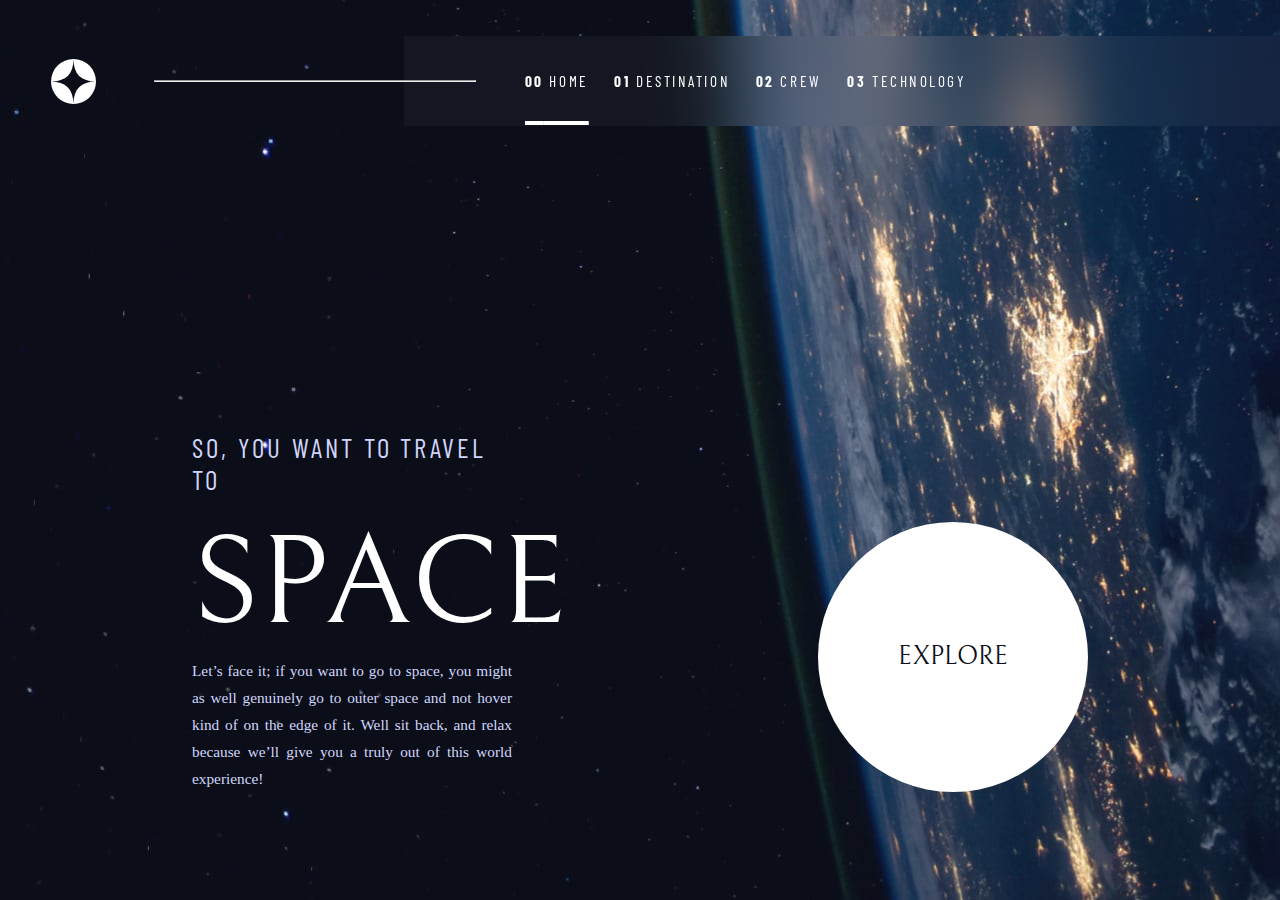
<file: starter-code/index.html>
<!DOCTYPE html>
<html lang="en">
<head>
  <meta charset="UTF-8">
  <meta name="viewport" content="width=device-width, initial-scale=1.0">

  <link rel="icon" type="image/png" sizes="32x32" href="./assets/favicon-32x32.png">
  <link rel="stylesheet" href="css/home.css">
  <link rel="stylesheet" href="css/navbar.css">
  <link rel="preconnect" href="https://fonts.googleapis.com">
  <link rel="preconnect" href="https://fonts.gstatic.com" crossorigin>
  <link href="https://fonts.googleapis.com/css2?family=Barlow+Condensed:ital,wght@0,100;0,200;0,300;0,400;0,500;0,600;0,700;0,800;0,900;1,100;1,200;1,300;1,400;1,500;1,600;1,700;1,800;1,900&family=Nunito:wght@200;300;400;500;600;700&display=swap" rel="stylesheet">
  <link rel="preconnect" href="https://fonts.googleapis.com">
  <link rel="preconnect" href="https://fonts.gstatic.com" crossorigin>
  <link href="https://fonts.googleapis.com/css2?family=Barlow+Condensed:ital,wght@0,100;0,200;0,300;0,400;0,500;0,600;0,700;0,800;0,900;1,100;1,200;1,300;1,400;1,500;1,600;1,700;1,800;1,900&family=Bellefair&family=Nunito:wght@200;300;400;500;600;700&display=swap" rel="stylesheet">
  <title>Space tourism website</title>
</head>

<body>
  <nav class="navbar">
    <img src="assets/shared/logo.svg"/>
    <hr>
    <ul class="nav-menu">
    <li class="nav-item active"><a class="nav-link" href="index.html"><b>00</b> HOME</a></li>
    <li class="nav-item"><a class="nav-link" href="destination-moon.html"><b>01</b> DESTINATION</a></li>
    <li class="nav-item"><a class="nav-link" href="crew-commander.html"><b>02</b> CREW</a></li>
    <li class="nav-item"><a class="nav-link" href="technology-vehicle.html"><b>03</b> TECHNOLOGY</a></li>
    </ul>
    <div class="hamburger">
    <span class="bar"></span>
    <span class="bar"></span>
    <span class="bar"></span>
    </div>
</nav>
  <div class="container">
    <div class="content">
      <h6>SO, YOU WANT TO TRAVEL TO</h6>
      <h1>SPACE</h1>
      <p>Let’s face it; if you want to go to space, you might as well genuinely go to 
      outer space and not hover kind of on the edge of it. Well sit back, and relax 
      because we’ll give you a truly out of this world experience!</p>
    </div>
    <div class="explore">
      <button id="explore" onclick='window.location.href="destination-moon.html"' class="pulse">EXPLORE</button>
    </div>
  </div>
  <script src="script.js"></script>
</body>
</html>
</file>
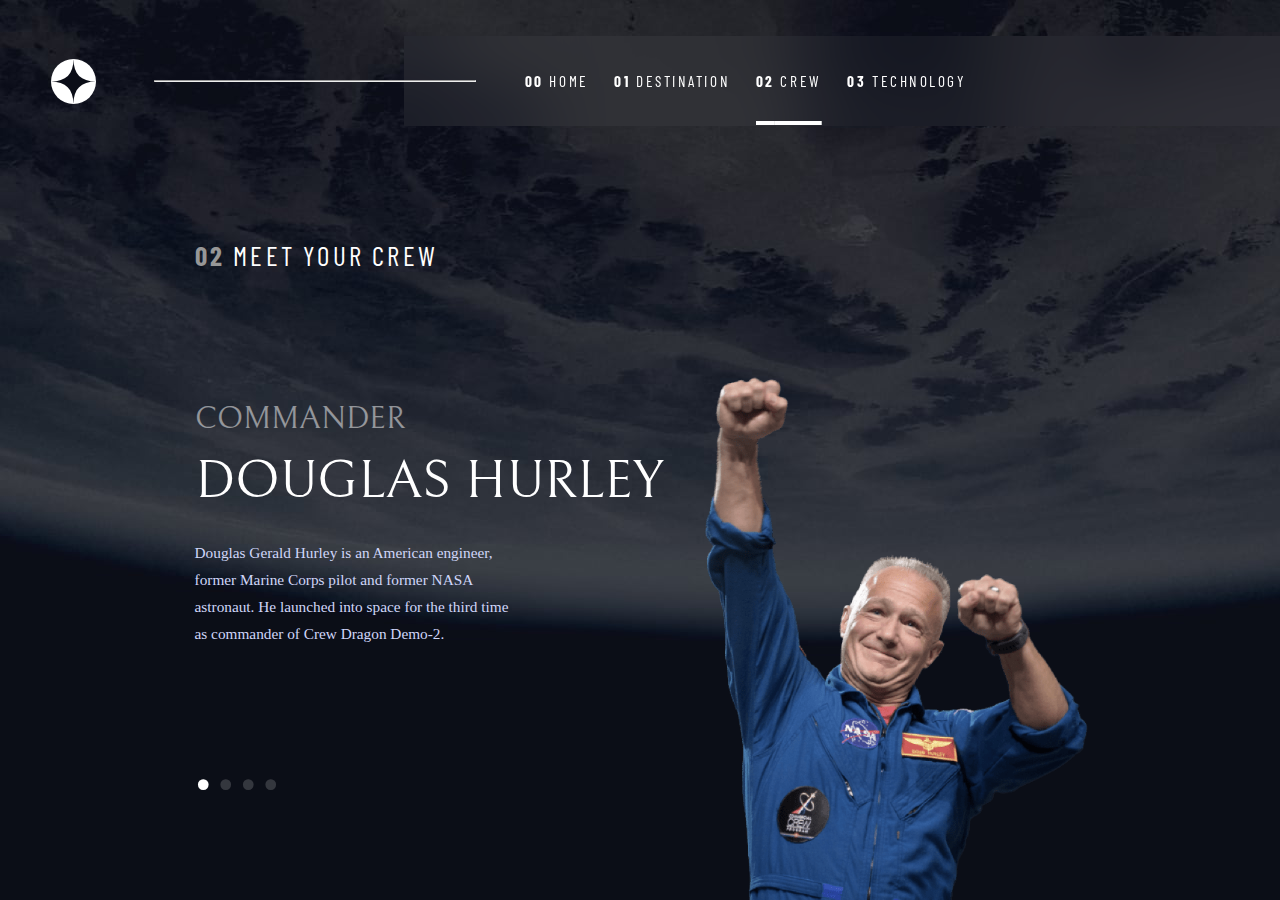
<file: starter-code/crew-commander.html>
<!DOCTYPE html>
<html lang="en">
  <head>
    <meta charset="UTF-8" />
    <meta name="viewport" content="width=device-width, initial-scale=1.0" />
    <link
      rel="icon"
      type="image/png"
      sizes="32x32"
      href="./assets/favicon-32x32.png"
    />
    <link rel="stylesheet" href="css/navbar.css" />
    <link rel="stylesheet" href="css/crew.css" />
    <link rel="preconnect" href="https://fonts.googleapis.com" />
    <link rel="preconnect" href="https://fonts.gstatic.com" crossorigin />
    <link
      href="https://fonts.googleapis.com/css2?family=Barlow+Condensed:ital,wght@0,100;0,200;0,300;0,400;0,500;0,600;0,700;0,800;0,900;1,100;1,200;1,300;1,400;1,500;1,600;1,700;1,800;1,900&family=Nunito:wght@200;300;400;500;600;700&display=swap"
      rel="stylesheet"
    />
    <link rel="preconnect" href="https://fonts.googleapis.com" />
    <link rel="preconnect" href="https://fonts.gstatic.com" crossorigin />
    <link
      href="https://fonts.googleapis.com/css2?family=Barlow+Condensed:ital,wght@0,100;0,200;0,300;0,400;0,500;0,600;0,700;0,800;0,900;1,100;1,200;1,300;1,400;1,500;1,600;1,700;1,800;1,900&family=Bellefair&family=Nunito:wght@200;300;400;500;600;700&display=swap"
      rel="stylesheet"
    />
    <title>Space tourism website</title>
  </head>
  <body>
    <nav class="navbar">
      <img src="assets/shared/logo.svg" />
      <hr />
      <ul class="nav-menu">
        <li class="nav-item">
          <a class="nav-link" href="index.html"><b>00</b> HOME</a>
        </li>
        <li class="nav-item">
          <a class="nav-link" href="destination-moon.html"
            ><b>01</b> DESTINATION</a
          >
        </li>
        <li class="nav-item active">
          <a class="nav-link" href="crew-commander.html"><b>02</b> CREW</a>
        </li>
        <li class="nav-item">
          <a class="nav-link" href="technology-vehicle.html"
            ><b>03</b> TECHNOLOGY</a
          >
        </li>
      </ul>
      <div class="hamburger">
        <span class="bar"></span>
        <span class="bar"></span>
        <span class="bar"></span>
      </div>
    </nav>
    <div class="crew">
      <p><b>02</b> Meet your crew</p>
    </div>
    <div class="container">
      <div class="sub-content">
        <div class="text">
          <p id="title">Commander</p>
          <p id="name">Douglas Hurley</p>
          <p id="description">
            Douglas Gerald Hurley is an American engineer, former Marine Corps
            pilot and former NASA astronaut. He launched into space for the third
            time as commander of Crew Dragon Demo-2.
          </p>
        </div>
      </div>
        <div class="crewNav">
          <ul>
            <li class="active"><a href="crew-commander.html">.</a></li>
            <li><a href="crew-engineer.html">.</a></li>
            <li><a href="crew-pilot.html">.</a></li>
            <li><a href="crew-specialist.html">.</a></li>
          </ul>
        </div>
      
      <div class="img">
        <img id="crewImg" src="assets/crew/image-douglas-hurley.png" alt="" />
        <hr>
      </div>
      
    </div>

    <script src="script.js"></script>
  </body>
</html>
</file>
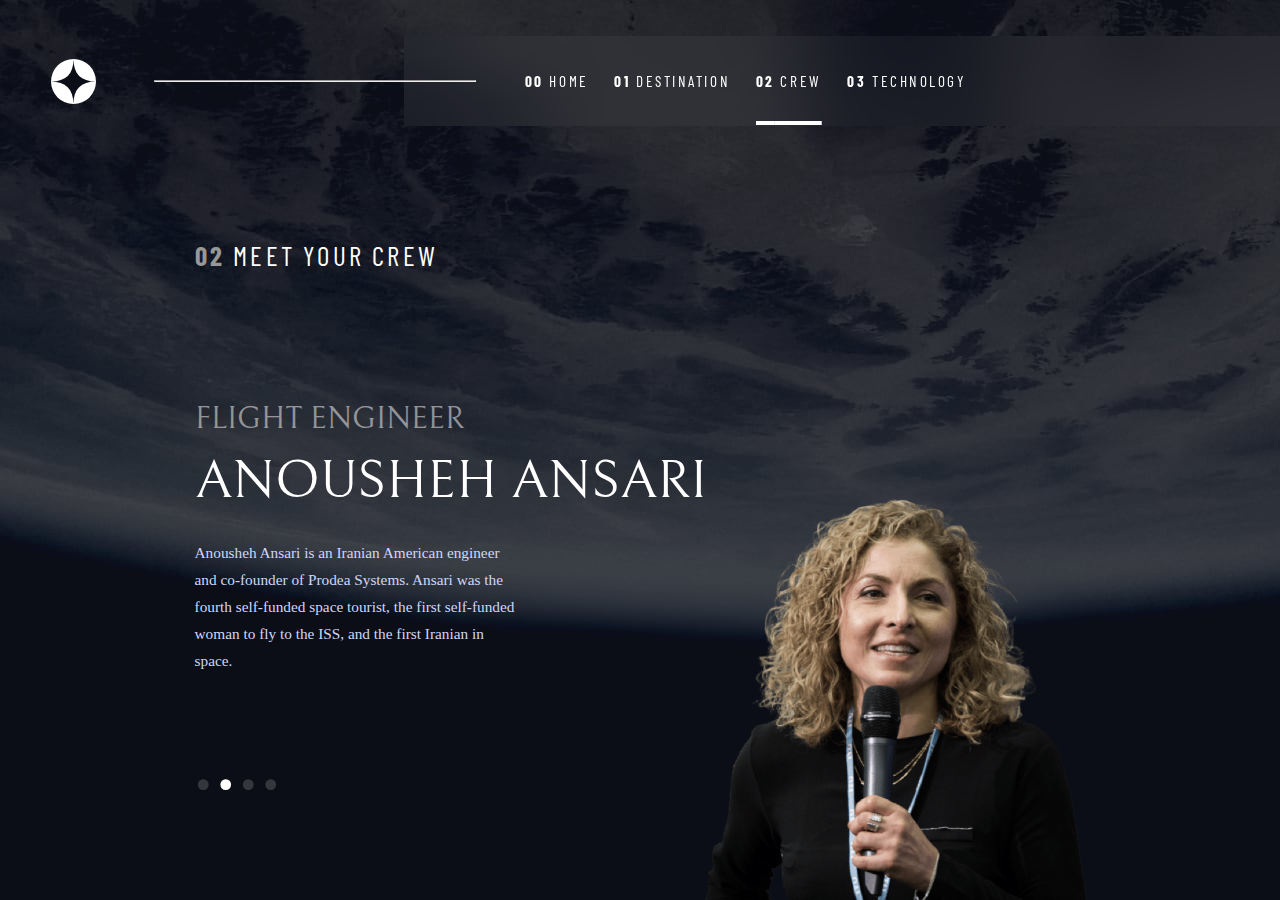
<file: starter-code/crew-engineer.html>
<!DOCTYPE html>
<html lang="en">
  <head>
    <meta charset="UTF-8" />
    <meta name="viewport" content="width=device-width, initial-scale=1.0" />
    <link
      rel="icon"
      type="image/png"
      sizes="32x32"
      href="./assets/favicon-32x32.png"
    />
    <link rel="stylesheet" href="css/navbar.css" />
    <link rel="stylesheet" href="css/crew.css" />
    <link rel="preconnect" href="https://fonts.googleapis.com" />
    <link rel="preconnect" href="https://fonts.gstatic.com" crossorigin />
    <link
      href="https://fonts.googleapis.com/css2?family=Barlow+Condensed:ital,wght@0,100;0,200;0,300;0,400;0,500;0,600;0,700;0,800;0,900;1,100;1,200;1,300;1,400;1,500;1,600;1,700;1,800;1,900&family=Nunito:wght@200;300;400;500;600;700&display=swap"
      rel="stylesheet"
    />
    <link rel="preconnect" href="https://fonts.googleapis.com" />
    <link rel="preconnect" href="https://fonts.gstatic.com" crossorigin />
    <link
      href="https://fonts.googleapis.com/css2?family=Barlow+Condensed:ital,wght@0,100;0,200;0,300;0,400;0,500;0,600;0,700;0,800;0,900;1,100;1,200;1,300;1,400;1,500;1,600;1,700;1,800;1,900&family=Bellefair&family=Nunito:wght@200;300;400;500;600;700&display=swap"
      rel="stylesheet"
    />
    <title>Space tourism website</title>
  </head>
  <body>
    <nav class="navbar">
      <img src="assets/shared/logo.svg" />
      <hr />
      <ul class="nav-menu">
        <li class="nav-item">
          <a class="nav-link" href="index.html"><b>00</b> HOME</a>
        </li>
        <li class="nav-item">
          <a class="nav-link" href="destination-moon.html"
            ><b>01</b> DESTINATION</a
          >
        </li>
        <li class="nav-item active">
          <a class="nav-link" href="crew-commander.html"><b>02</b> CREW</a>
        </li>
        <li class="nav-item">
          <a class="nav-link" href="technology-vehicle.html"
            ><b>03</b> TECHNOLOGY</a
          >
        </li>
      </ul>
      <div class="hamburger">
        <span class="bar"></span>
        <span class="bar"></span>
        <span class="bar"></span>
      </div>
    </nav>
    <div class="crew">
      <p><b>02</b> Meet your crew</p>
    </div>
    <div class="container">
      <div class="sub-content">
        <div class="text">
          <p id="title">Flight Engineer</p>
          <p id="name">Anousheh Ansari</p>
          <p id="description">
            Anousheh Ansari is an Iranian American engineer and co-founder of
            Prodea Systems. Ansari was the fourth self-funded space tourist, the
            first self-funded woman to fly to the ISS, and the first Iranian in
            space.
          </p>
        </div>
      </div>
      <div class="crewNav">
        <ul>
          <li><a href="crew-commander.html">.</a></li>
          <li class="active"><a href="crew-engineer.html">.</a></li>
          <li><a href="crew-pilot.html">.</a></li>
          <li><a href="crew-specialist.html">.</a></li>
        </ul>
      </div>
      <div class="img">
        <img id="crewImg" src="assets/crew/image-anousheh-ansari.png" alt="" />
        <hr>
      </div>
      
    </div>

    <script src="script.js"></script>
  </body>
</html>
</file>
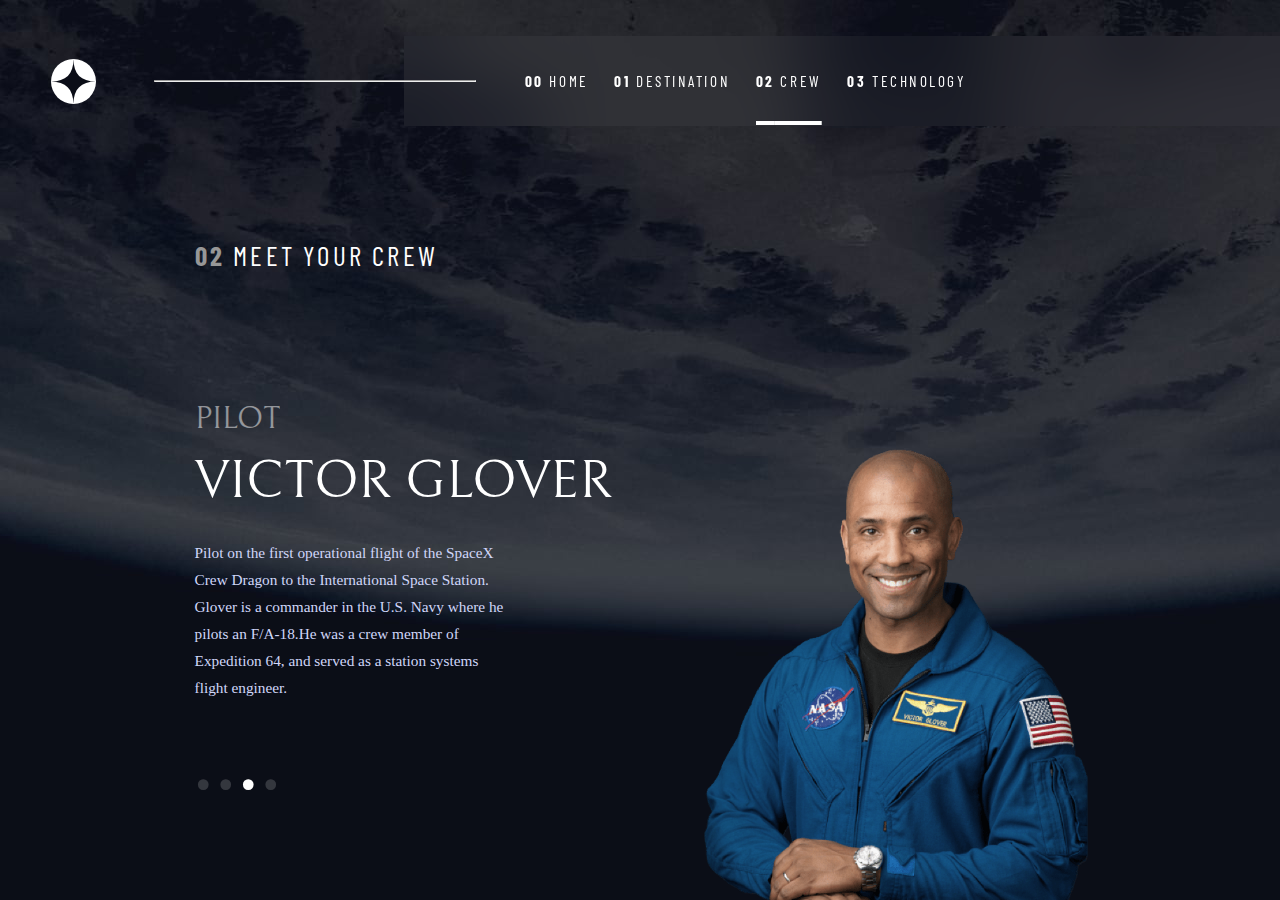
<file: starter-code/crew-pilot.html>
<!DOCTYPE html>
<html lang="en">
  <head>
    <meta charset="UTF-8" />
    <meta name="viewport" content="width=device-width, initial-scale=1.0" />
    <link
      rel="icon"
      type="image/png"
      sizes="32x32"
      href="./assets/favicon-32x32.png"
    />
    <link rel="stylesheet" href="css/navbar.css" />
    <link rel="stylesheet" href="css/crew.css" />
    <link rel="preconnect" href="https://fonts.googleapis.com" />
    <link rel="preconnect" href="https://fonts.gstatic.com" crossorigin />
    <link
      href="https://fonts.googleapis.com/css2?family=Barlow+Condensed:ital,wght@0,100;0,200;0,300;0,400;0,500;0,600;0,700;0,800;0,900;1,100;1,200;1,300;1,400;1,500;1,600;1,700;1,800;1,900&family=Nunito:wght@200;300;400;500;600;700&display=swap"
      rel="stylesheet"
    />
    <link rel="preconnect" href="https://fonts.googleapis.com" />
    <link rel="preconnect" href="https://fonts.gstatic.com" crossorigin />
    <link
      href="https://fonts.googleapis.com/css2?family=Barlow+Condensed:ital,wght@0,100;0,200;0,300;0,400;0,500;0,600;0,700;0,800;0,900;1,100;1,200;1,300;1,400;1,500;1,600;1,700;1,800;1,900&family=Bellefair&family=Nunito:wght@200;300;400;500;600;700&display=swap"
      rel="stylesheet"
    />
    <title>Space tourism website</title>
  </head>
  <body>
    <nav class="navbar">
      <img src="assets/shared/logo.svg" />
      <hr />
      <ul class="nav-menu">
        <li class="nav-item">
          <a class="nav-link" href="index.html"><b>00</b> HOME</a>
        </li>
        <li class="nav-item">
          <a class="nav-link" href="destination-moon.html"
            ><b>01</b> DESTINATION</a
          >
        </li>
        <li class="nav-item active">
          <a class="nav-link" href="crew-commander.html"><b>02</b> CREW</a>
        </li>
        <li class="nav-item">
          <a class="nav-link" href="technology-vehicle.html"
            ><b>03</b> TECHNOLOGY</a
          >
        </li>
      </ul>
      <div class="hamburger">
        <span class="bar"></span>
        <span class="bar"></span>
        <span class="bar"></span>
      </div>
    </nav>
    <div class="crew">
      <p><b>02</b> Meet your crew</p>
    </div>
    <div class="container">
      <div class="sub-content">
        <div class="text">
          <p id="title">Pilot</p>
          <p id="name">Victor Glover</p>
          <p id="description">
            Pilot on the first operational flight of the SpaceX Crew Dragon to
            the International Space Station. Glover is a commander in the U.S.
            Navy where he pilots an F/A-18.He was a crew member of Expedition
            64, and served as a station systems flight engineer.
          </p>
        </div>
      </div>

      <div class="crewNav">
        <ul>
          <li><a href="crew-commander.html">.</a></li>
          <li><a href="crew-engineer.html">.</a></li>
          <li class="active"><a href="crew-pilot.html">.</a></li>
          <li><a href="crew-specialist.html">.</a></li>
        </ul>
      </div>
      <div class="img">
        <img id="crewImg" src="assets/crew/image-victor-glover.png" alt="" />
        <hr />
      </div>
    </div>

    <script src="script.js"></script>
  </body>
</html>
</file>
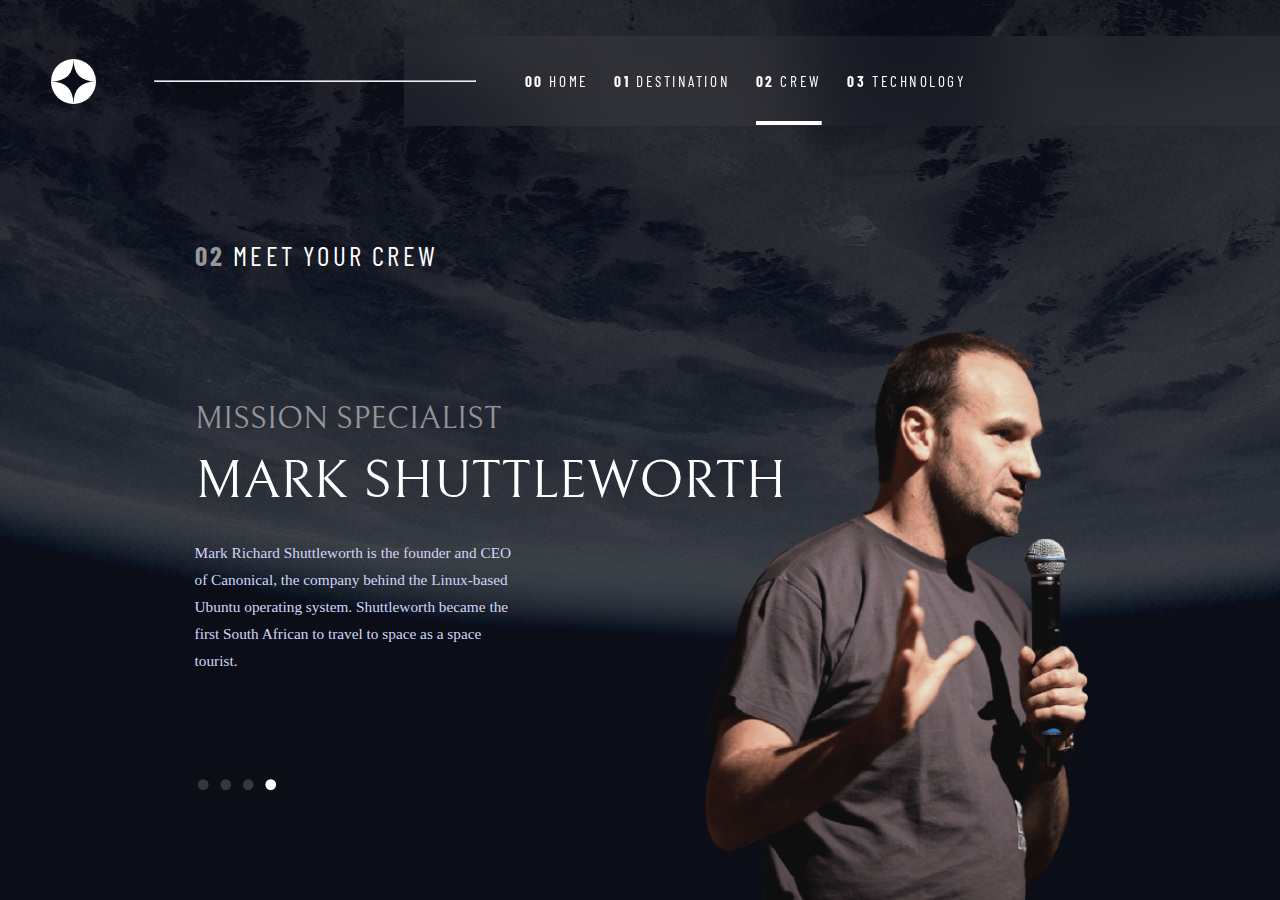
<file: starter-code/crew-specialist.html>
<!DOCTYPE html>
<html lang="en">
  <head>
    <meta charset="UTF-8" />
    <meta name="viewport" content="width=device-width, initial-scale=1.0" />
    <link
      rel="icon"
      type="image/png"
      sizes="32x32"
      href="./assets/favicon-32x32.png"
    />
    <link rel="stylesheet" href="css/navbar.css" />
    <link rel="stylesheet" href="css/crew.css" />
    <link rel="preconnect" href="https://fonts.googleapis.com" />
    <link rel="preconnect" href="https://fonts.gstatic.com" crossorigin />
    <link
      href="https://fonts.googleapis.com/css2?family=Barlow+Condensed:ital,wght@0,100;0,200;0,300;0,400;0,500;0,600;0,700;0,800;0,900;1,100;1,200;1,300;1,400;1,500;1,600;1,700;1,800;1,900&family=Nunito:wght@200;300;400;500;600;700&display=swap"
      rel="stylesheet"
    />
    <link rel="preconnect" href="https://fonts.googleapis.com" />
    <link rel="preconnect" href="https://fonts.gstatic.com" crossorigin />
    <link
      href="https://fonts.googleapis.com/css2?family=Barlow+Condensed:ital,wght@0,100;0,200;0,300;0,400;0,500;0,600;0,700;0,800;0,900;1,100;1,200;1,300;1,400;1,500;1,600;1,700;1,800;1,900&family=Bellefair&family=Nunito:wght@200;300;400;500;600;700&display=swap"
      rel="stylesheet"
    />
    <title>Space tourism website</title>
  </head>
  <body>
    <nav class="navbar">
      <img src="assets/shared/logo.svg" />
      <hr />
      <ul class="nav-menu">
        <li class="nav-item">
          <a class="nav-link" href="index.html"><b>00</b> HOME</a>
        </li>
        <li class="nav-item">
          <a class="nav-link" href="destination-moon.html"
            ><b>01</b> DESTINATION</a
          >
        </li>
        <li class="nav-item active">
          <a class="nav-link" href="crew-commander.html"><b>02</b> CREW</a>
        </li>
        <li class="nav-item">
          <a class="nav-link" href="technology-vehicle.html"
            ><b>03</b> TECHNOLOGY</a
          >
        </li>
      </ul>
      <div class="hamburger">
        <span class="bar"></span>
        <span class="bar"></span>
        <span class="bar"></span>
      </div>
    </nav>
    <div class="crew">
      <p><b>02</b> Meet your crew</p>
    </div>
    <div class="container">
      <div class="sub-content">
        <div class="text">
          <p id="title">Mission Specialist</p>
          <p id="name">Mark Shuttleworth</p>
          <p id="description">
            Mark Richard Shuttleworth is the founder and CEO of Canonical, the
            company behind the Linux-based Ubuntu operating system. Shuttleworth
            became the first South African to travel to space as a space
            tourist.
          </p>
        </div>
      </div>

      <div class="crewNav">
        <ul>
          <li><a href="crew-commander.html">.</a></li>
          <li><a href="crew-engineer.html">.</a></li>
          <li><a href="crew-pilot.html">.</a></li>
          <li class="active"><a href="crew-specialist.html">.</a></li>
        </ul>
      </div>
      <div class="img">
        <img
          id="crewImg"
          src="assets/crew/image-mark-shuttleworth.png"
          alt=""
        />
        <hr />
      </div>
    </div>

    <script src="script.js"></script>
  </body>
</html>
</file>
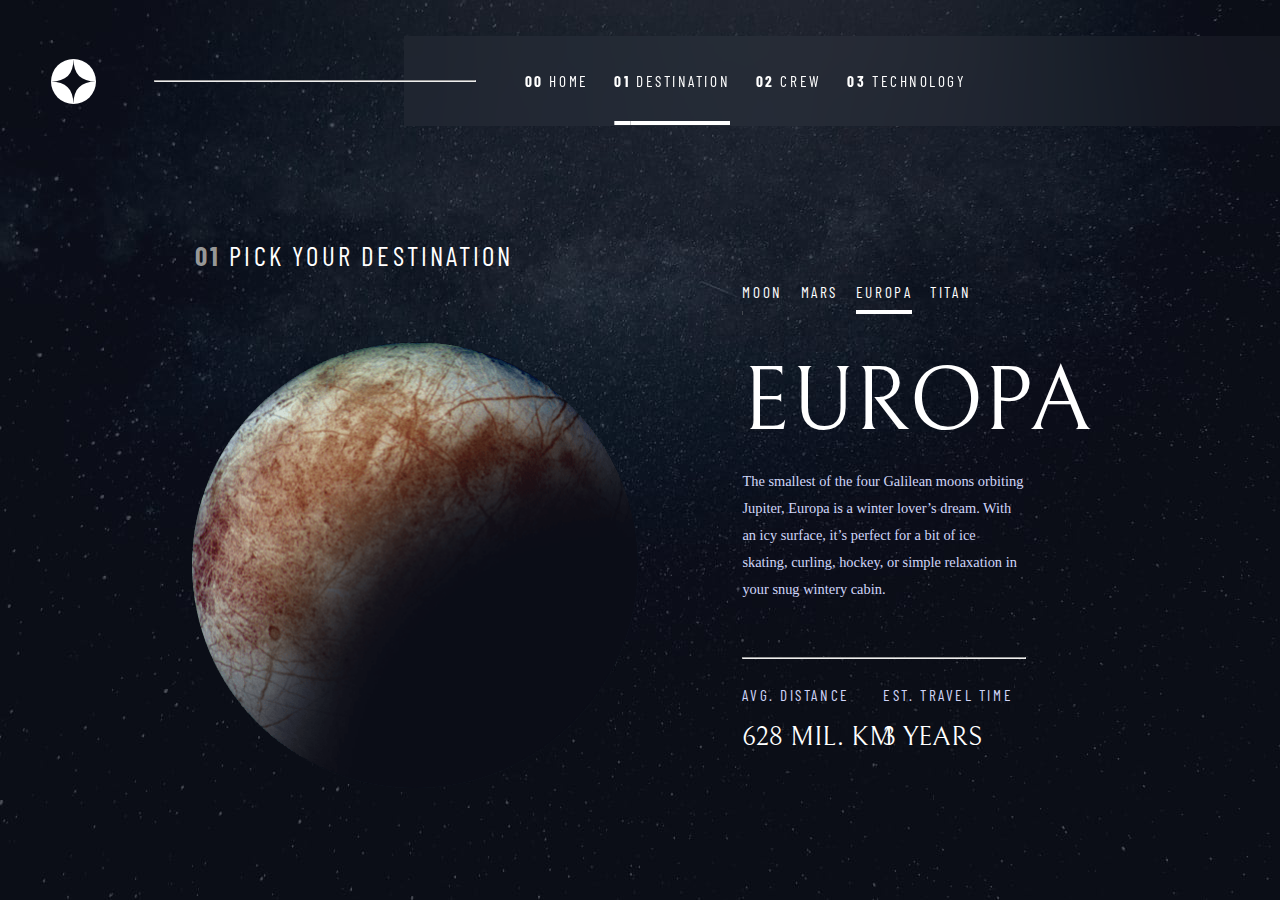
<file: starter-code/destination-europa.html>
<!DOCTYPE html>
<html lang="en">
<head>
  <meta charset="UTF-8">
  <meta name="viewport" content="width=device-width, initial-scale=1.0">
  <link rel="icon" type="image/png" sizes="32x32" href="./assets/favicon-32x32.png">
  <link rel="stylesheet" href="css/destination.css">
  <link rel="stylesheet" href="css/navbar.css">
  <link rel="preconnect" href="https://fonts.googleapis.com">
  <link rel="preconnect" href="https://fonts.gstatic.com" crossorigin>
  <link href="https://fonts.googleapis.com/css2?family=Barlow+Condensed:ital,wght@0,100;0,200;0,300;0,400;0,500;0,600;0,700;0,800;0,900;1,100;1,200;1,300;1,400;1,500;1,600;1,700;1,800;1,900&family=Nunito:wght@200;300;400;500;600;700&display=swap" rel="stylesheet">
  <link rel="preconnect" href="https://fonts.googleapis.com">
  <link rel="preconnect" href="https://fonts.gstatic.com" crossorigin>
  <link href="https://fonts.googleapis.com/css2?family=Barlow+Condensed:ital,wght@0,100;0,200;0,300;0,400;0,500;0,600;0,700;0,800;0,900;1,100;1,200;1,300;1,400;1,500;1,600;1,700;1,800;1,900&family=Bellefair&family=Nunito:wght@200;300;400;500;600;700&display=swap" rel="stylesheet">
  <title>Space tourism website</title>
</head>
<body>
  <nav class="navbar">
    <img src="assets/shared/logo.svg"/>
    <hr>
    <ul class="nav-menu">
    <li class="nav-item"><a class="nav-link" href="index.html"><b>00</b> HOME</a></li>
    <li class="nav-item active"><a class="nav-link" href="destination-moon.html"><b>01</b> DESTINATION</a></li>
    <li class="nav-item"><a class="nav-link" href="crew-commander.html"><b>02</b> CREW</a></li>
    <li class="nav-item"><a class="nav-link" href="technology-vehicle.html"><b>03</b> TECHNOLOGY</a></li>
    </ul>
    <div class="hamburger">
    <span class="bar"></span>
    <span class="bar"></span>
    <span class="bar"></span>
    </div>
</nav>
  
    <div class="destination">
      <p><b>01</b> Pick your destination</p>
    </div>

    <div class="container">
      <img id="planetImg" src="assets/destination/image-europa.png" alt="">
  
  
      <div class="content">
        <div id="destinationNav" class="items">
          <ul>
            <li><a href="destination-moon.html">MOON</a></li>
            <li><a href="destination-mars.html">MARS</a></li>
            <li class="active"><a href="destination-europa.html">EUROPA</a></li>
            <li><a href="destination-titan.html">TITAN</a></li>
          </ul>
        </div>
      
        <p id="planet">EUROPA</p>
      
        <p id="description">The smallest of the four Galilean moons orbiting Jupiter, Europa is a 
          winter lover’s dream. With an icy surface, it’s perfect for a bit of 
          ice skating, curling, hockey, or simple relaxation in your snug 
          wintery cabin.</p>
    
        <hr id="destinationHR">
        
        <div id="numbers">
          <div id="distance">
            <p id="label">Avg. distance</p>
            <p id="metric">628 mil. km</p>
          </div>
          <div id="time">
            <p id="label">Est. travel time</p>
            <p id="metric">3 years</p>
          </div>
        </div>
      </div>
    </div>
    
  <script src="script.js"></script>
</body>
</html>
</file>
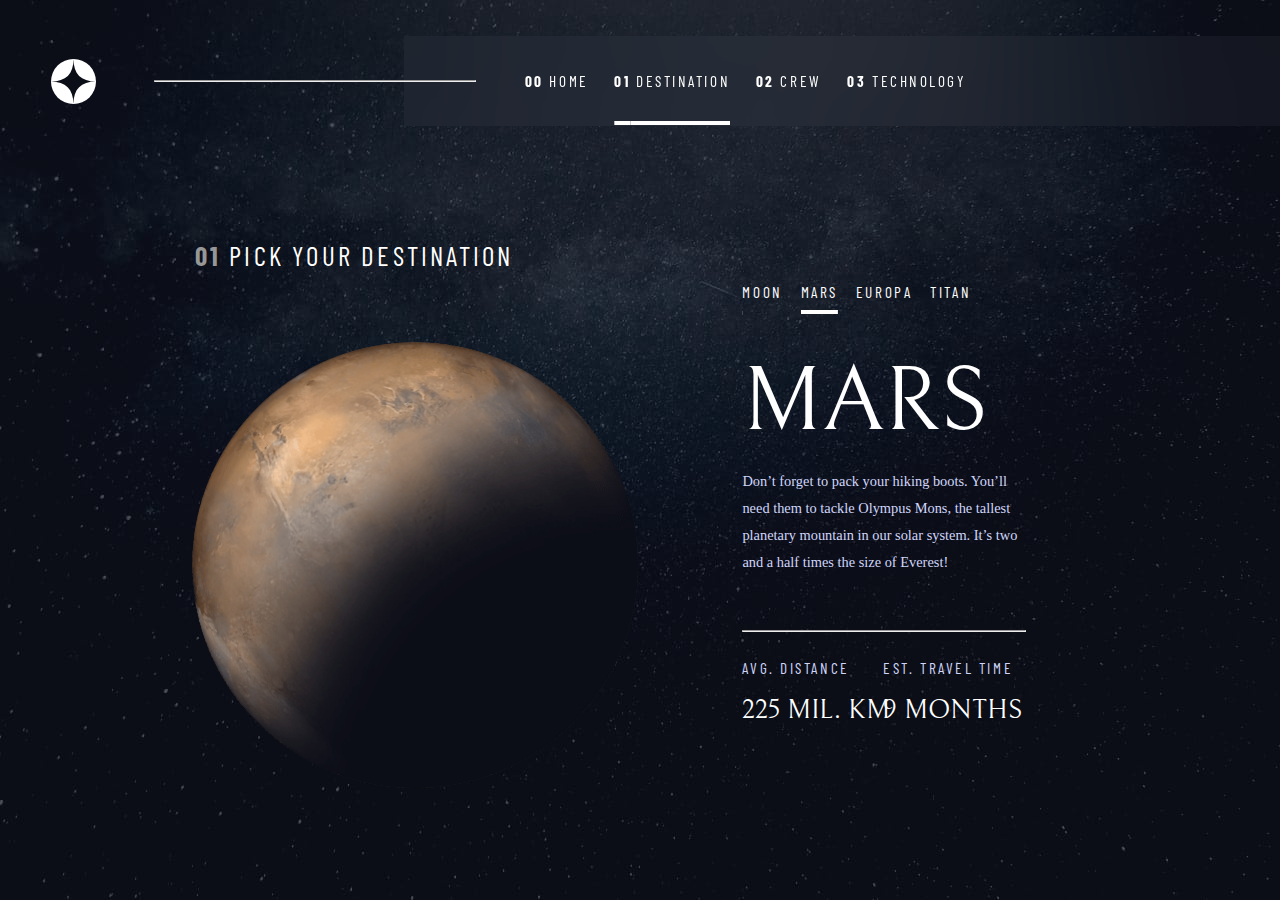
<file: starter-code/destination-mars.html>
<!DOCTYPE html>
<html lang="en">
<head>
  <meta charset="UTF-8">
  <meta name="viewport" content="width=device-width, initial-scale=1.0">
  <link rel="icon" type="image/png" sizes="32x32" href="./assets/favicon-32x32.png">
  <link rel="stylesheet" href="css/destination.css">
  <link rel="stylesheet" href="css/navbar.css">
  <link rel="preconnect" href="https://fonts.googleapis.com">
  <link rel="preconnect" href="https://fonts.gstatic.com" crossorigin>
  <link href="https://fonts.googleapis.com/css2?family=Barlow+Condensed:ital,wght@0,100;0,200;0,300;0,400;0,500;0,600;0,700;0,800;0,900;1,100;1,200;1,300;1,400;1,500;1,600;1,700;1,800;1,900&family=Nunito:wght@200;300;400;500;600;700&display=swap" rel="stylesheet">
  <link rel="preconnect" href="https://fonts.googleapis.com">
  <link rel="preconnect" href="https://fonts.gstatic.com" crossorigin>
  <link href="https://fonts.googleapis.com/css2?family=Barlow+Condensed:ital,wght@0,100;0,200;0,300;0,400;0,500;0,600;0,700;0,800;0,900;1,100;1,200;1,300;1,400;1,500;1,600;1,700;1,800;1,900&family=Bellefair&family=Nunito:wght@200;300;400;500;600;700&display=swap" rel="stylesheet">
  <title>Space tourism website</title>
</head>
<body>
  <nav class="navbar">
    <img src="assets/shared/logo.svg"/>
    <hr>
    <ul class="nav-menu">
    <li class="nav-item"><a class="nav-link" href="index.html"><b>00</b> HOME</a></li>
    <li class="nav-item active"><a class="nav-link" href="destination-moon.html"><b>01</b> DESTINATION</a></li>
    <li class="nav-item"><a class="nav-link" href="crew-commander.html"><b>02</b> CREW</a></li>
    <li class="nav-item"><a class="nav-link" href="technology-vehicle.html"><b>03</b> TECHNOLOGY</a></li>
    </ul>
    <div class="hamburger">
    <span class="bar"></span>
    <span class="bar"></span>
    <span class="bar"></span>
    </div>
</nav>

  <div class="destination">
    <p><b>01</b> Pick your destination</p>
  </div>
  
  <div class="container">
    <img id="planetImg" src="assets/destination/image-mars.png" alt="">
  
  
    <div class="content">
      <div id="destinationNav" class="items">
        <ul>
          <li><a href="destination-moon.html">MOON</a></li>
          <li class="active"><a href="destination-mars.html">MARS</a></li>
          <li><a href="destination-europa.html">EUROPA</a></li>
          <li><a href="destination-titan.html">TITAN</a></li>
        </ul>
      </div>
    
      <p id="planet">MARS</p>
    
      <p id="description">Don’t forget to pack your hiking boots. You’ll need them to tackle Olympus Mons, 
        the tallest planetary mountain in our solar system. It’s two and a half times 
        the size of Everest!</p>
  
      <hr id="destinationHR">
      
      <div id="numbers">
        <div id="distance">
          <p id="label">Avg. distance</p>
          <p id="metric">225 mil. km</p>
        </div>
        <div id="time">
          <p id="label">Est. travel time</p>
          <p id="metric">9 months</p>
        </div>
      </div>
    </div>
  </div>
    
  <script src="script.js"></script>
</body>
</html>
</file>
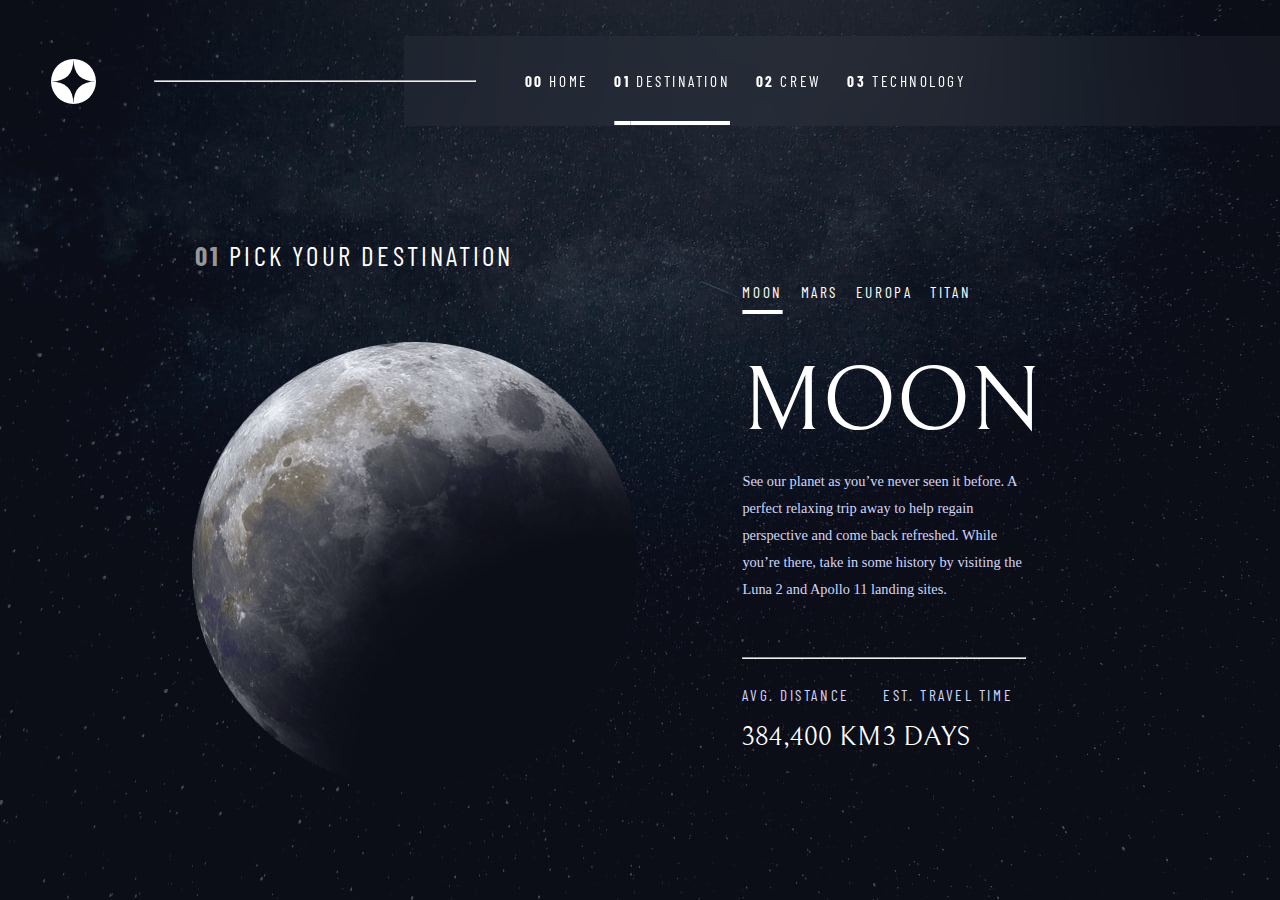
<file: starter-code/destination-moon.html>
<!DOCTYPE html>
<html lang="en">
<head>
  <meta charset="UTF-8">
  <meta name="viewport" content="width=device-width, initial-scale=1.0">
  <link rel="icon" type="image/png" sizes="32x32" href="./assets/favicon-32x32.png">
  <link rel="stylesheet" href="css/destination.css">
  <link rel="stylesheet" href="css/navbar.css">
  <link rel="preconnect" href="https://fonts.googleapis.com">
  <link rel="preconnect" href="https://fonts.gstatic.com" crossorigin>
  <link href="https://fonts.googleapis.com/css2?family=Barlow+Condensed:ital,wght@0,100;0,200;0,300;0,400;0,500;0,600;0,700;0,800;0,900;1,100;1,200;1,300;1,400;1,500;1,600;1,700;1,800;1,900&family=Nunito:wght@200;300;400;500;600;700&display=swap" rel="stylesheet">
  <link rel="preconnect" href="https://fonts.googleapis.com">
  <link rel="preconnect" href="https://fonts.gstatic.com" crossorigin>
  <link href="https://fonts.googleapis.com/css2?family=Barlow+Condensed:ital,wght@0,100;0,200;0,300;0,400;0,500;0,600;0,700;0,800;0,900;1,100;1,200;1,300;1,400;1,500;1,600;1,700;1,800;1,900&family=Bellefair&family=Nunito:wght@200;300;400;500;600;700&display=swap" rel="stylesheet">
  <title>Space tourism website</title>
</head>
<body>
  <nav class="navbar">
    <img src="assets/shared/logo.svg"/>
    <hr>
    <ul class="nav-menu">
    <li class="nav-item"><a class="nav-link" href="index.html"><b>00</b> HOME</a></li>
    <li class="nav-item active"><a class="nav-link" href="destination-moon.html"><b>01</b> DESTINATION</a></li>
    <li class="nav-item"><a class="nav-link" href="crew-commander.html"><b>02</b> CREW</a></li>
    <li class="nav-item"><a class="nav-link" href="technology-vehicle.html"><b>03</b> TECHNOLOGY</a></li>
    </ul>
    <div class="hamburger">
    <span class="bar"></span>
    <span class="bar"></span>
    <span class="bar"></span>
    </div>
</nav>
<div class="destination">
  <p><b>01</b> Pick your destination</p>
</div>
<div class="container">
    
    <img id="planetImg" src="assets/destination/image-moon.png" alt="">
  
  <div class="content">
    <div id="destinationNav" class="items">
      <ul>
        <li class="active"><a href="destination-moon.html">MOON</a></li>
        <li><a href="destination-mars.html">MARS</a></li>
        <li><a href="destination-europa.html">EUROPA</a></li>
        <li><a href="destination-titan.html">TITAN</a></li>
      </ul>
    </div>
  
    <p id="planet">MOON</p>
  
    <p id="description">See our planet as you’ve never seen it before. A perfect relaxing trip away to help 
      regain perspective and come back refreshed. While you’re there, take in some history 
      by visiting the Luna 2 and Apollo 11 landing sites.</p>

    <hr id="destinationHR">
    
    <div id="numbers">
      <div id="distance">
        <p id="label">Avg. distance</p>
        <p id="metric">384,400 km</p>
      </div>
      <div id="time">
        <p id="label">Est. travel time</p>
        <p id="metric">3 days</p>
      </div>
    </div>
  </div>
</div>
  
  <script src="script.js"></script>
</body>
</html>
</file>
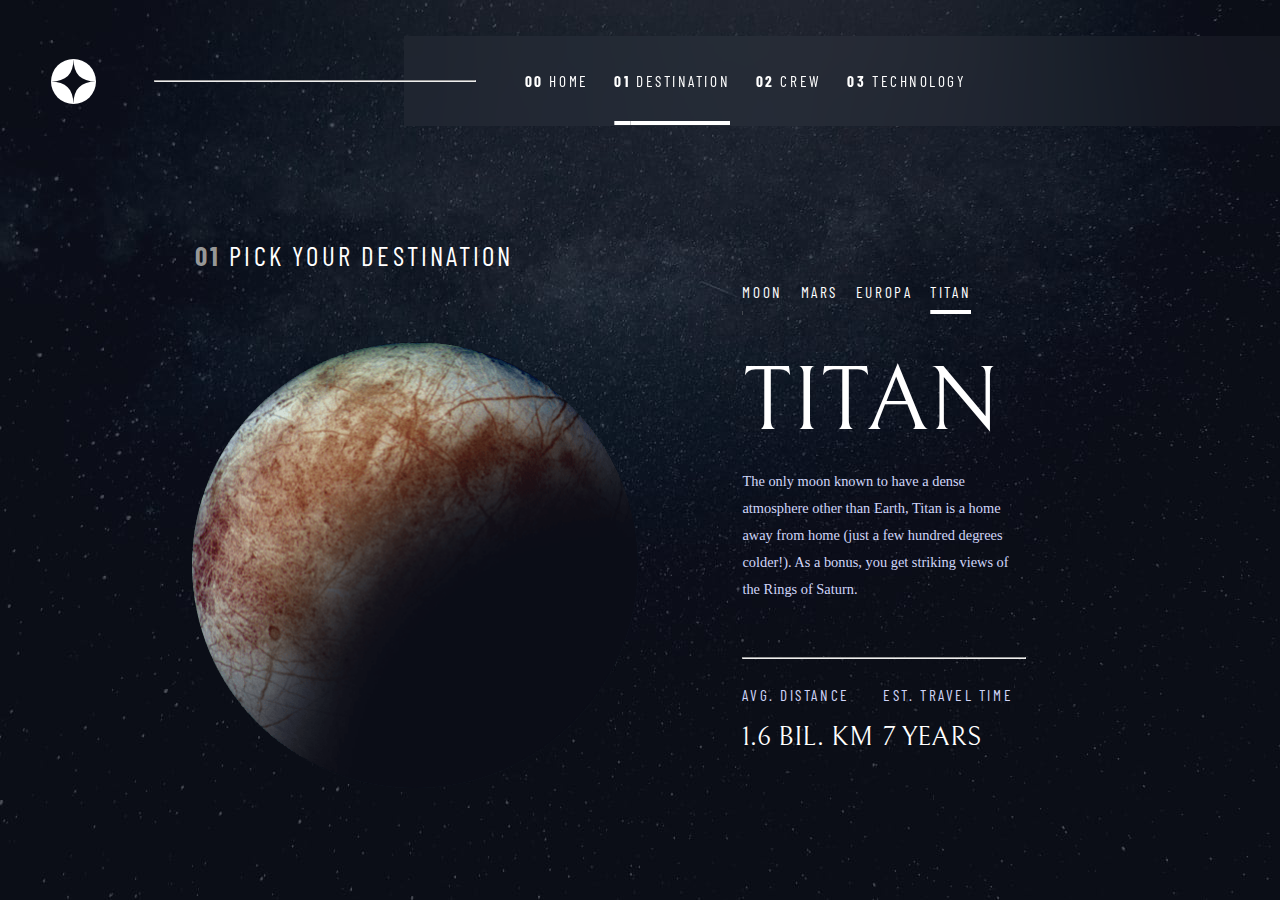
<file: starter-code/destination-titan.html>
<!DOCTYPE html>
<html lang="en">
<head>
  <meta charset="UTF-8">
  <meta name="viewport" content="width=device-width, initial-scale=1.0">
  <link rel="icon" type="image/png" sizes="32x32" href="./assets/favicon-32x32.png">
  <link rel="stylesheet" href="css/destination.css">
  <link rel="stylesheet" href="css/navbar.css">
  <link rel="preconnect" href="https://fonts.googleapis.com">
  <link rel="preconnect" href="https://fonts.gstatic.com" crossorigin>
  <link href="https://fonts.googleapis.com/css2?family=Barlow+Condensed:ital,wght@0,100;0,200;0,300;0,400;0,500;0,600;0,700;0,800;0,900;1,100;1,200;1,300;1,400;1,500;1,600;1,700;1,800;1,900&family=Nunito:wght@200;300;400;500;600;700&display=swap" rel="stylesheet">
  <link rel="preconnect" href="https://fonts.googleapis.com">
  <link rel="preconnect" href="https://fonts.gstatic.com" crossorigin>
  <link href="https://fonts.googleapis.com/css2?family=Barlow+Condensed:ital,wght@0,100;0,200;0,300;0,400;0,500;0,600;0,700;0,800;0,900;1,100;1,200;1,300;1,400;1,500;1,600;1,700;1,800;1,900&family=Bellefair&family=Nunito:wght@200;300;400;500;600;700&display=swap" rel="stylesheet">
  <title>Space tourism website</title>
</head>
<body>
  <nav class="navbar">
    <img src="assets/shared/logo.svg"/>
    <hr>
    <ul class="nav-menu">
    <li class="nav-item"><a class="nav-link" href="index.html"><b>00</b> HOME</a></li>
    <li class="nav-item active"><a class="nav-link" href="destination-moon.html"><b>01</b> DESTINATION</a></li>
    <li class="nav-item"><a class="nav-link" href="crew-commander.html"><b>02</b> CREW</a></li>
    <li class="nav-item"><a class="nav-link" href="technology-vehicle.html"><b>03</b> TECHNOLOGY</a></li>
    </ul>
    <div class="hamburger">
    <span class="bar"></span>
    <span class="bar"></span>
    <span class="bar"></span>
    </div>
</nav>
 
  <div class="destination">
    <p><b>01</b> Pick your destination</p>
  </div>

  <div class="container">
    <img id="planetImg" src="assets/destination/image-europa.png" alt="">
  
    <div class="content">
      <div id="destinationNav" class="items">
        <ul>
          <li><a href="destination-moon.html">MOON</a></li>
          <li><a href="destination-mars.html">MARS</a></li>
          <li><a href="destination-europa.html">EUROPA</a></li>
          <li class="active"><a href="destination-titan.html">TITAN</a></li>
        </ul>
      </div>
    
      <p id="planet">TITAN</p>
    
      <p id="description">The only moon known to have a dense atmosphere other than Earth, Titan 
        is a home away from home (just a few hundred degrees colder!). As a 
        bonus, you get striking views of the Rings of Saturn.</p>
  
      <hr id="destinationHR">
      
      <div id="numbers">
        <div id="distance">
          <p id="label">Avg. distance</p>
          <p id="metric">1.6 bil. km</p>
        </div>
        <div id="time">
          <p id="label">Est. travel time</p>
          <p id="metric">7 years</p>
        </div>
      </div>
    </div>
  </div>
    
  <script src="script.js"></script>
</body>
</html>
</file>
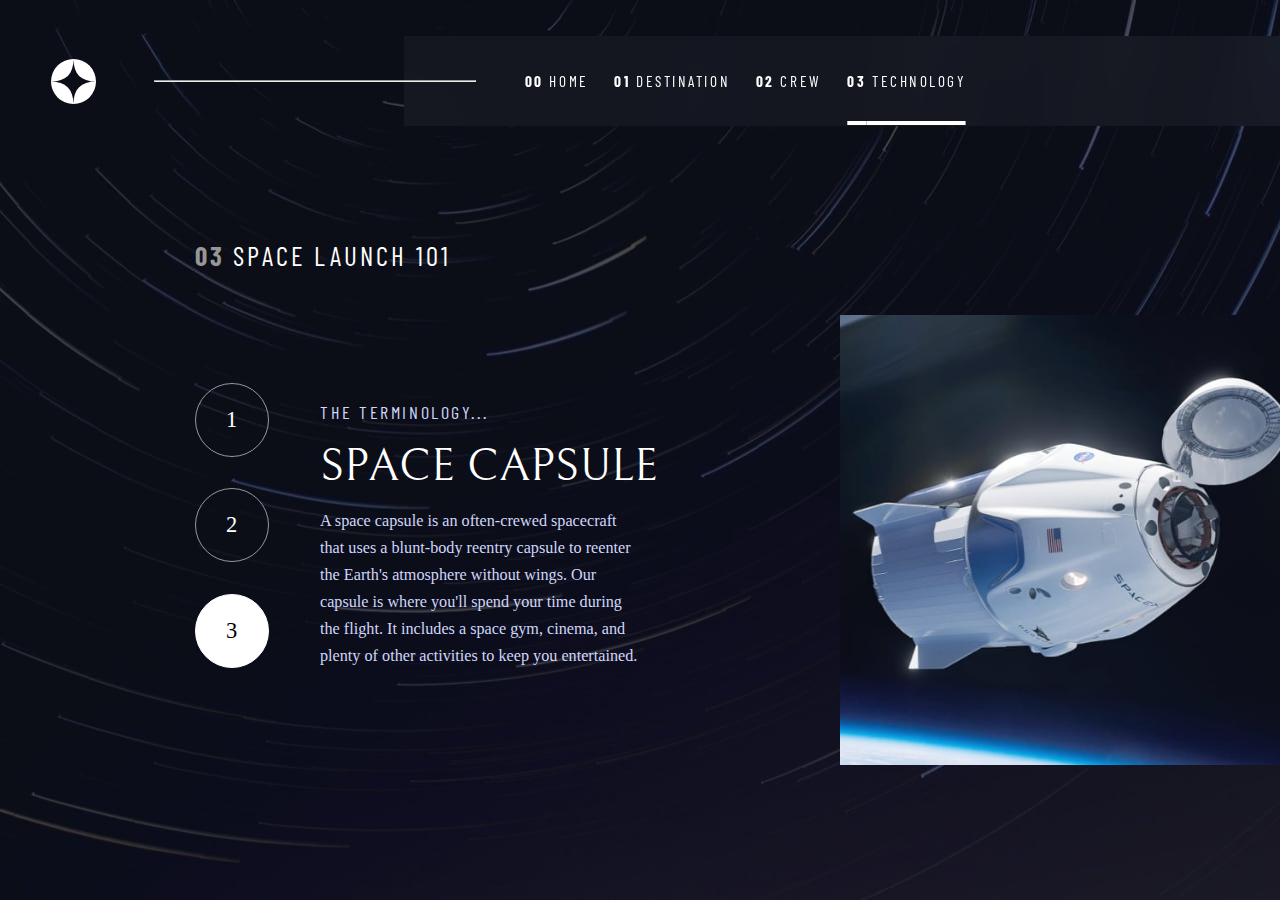
<file: starter-code/technology-capsule.html>
<!DOCTYPE html>
<html lang="en">
  <head>
    <meta charset="UTF-8" />
    <meta name="viewport" content="width=device-width, initial-scale=1.0" />
    <link
      rel="icon"
      type="image/png"
      sizes="32x32"
      href="./assets/favicon-32x32.png"
    />
    <link rel="stylesheet" href="css/navbar.css" />
    <link rel="stylesheet" href="css/technology.css" />
    <link rel="preconnect" href="https://fonts.googleapis.com" />
    <link rel="preconnect" href="https://fonts.gstatic.com" crossorigin />
    <link
      href="https://fonts.googleapis.com/css2?family=Barlow+Condensed:ital,wght@0,100;0,200;0,300;0,400;0,500;0,600;0,700;0,800;0,900;1,100;1,200;1,300;1,400;1,500;1,600;1,700;1,800;1,900&family=Nunito:wght@200;300;400;500;600;700&display=swap"
      rel="stylesheet"
    />
    <link rel="preconnect" href="https://fonts.googleapis.com" />
    <link rel="preconnect" href="https://fonts.gstatic.com" crossorigin />
    <link
      href="https://fonts.googleapis.com/css2?family=Barlow+Condensed:ital,wght@0,100;0,200;0,300;0,400;0,500;0,600;0,700;0,800;0,900;1,100;1,200;1,300;1,400;1,500;1,600;1,700;1,800;1,900&family=Bellefair&family=Nunito:wght@200;300;400;500;600;700&display=swap"
      rel="stylesheet"
    />
    <title>Space tourism website</title>
  </head>
  <body>
    <nav class="navbar">
      <img src="assets/shared/logo.svg" />
      <hr />
      <ul class="nav-menu">
        <li class="nav-item">
          <a class="nav-link" href="index.html"><b>00</b> HOME</a>
        </li>
        <li class="nav-item">
          <a class="nav-link" href="destination-moon.html"
            ><b>01</b> DESTINATION</a
          >
        </li>
        <li class="nav-item">
          <a class="nav-link" href="crew-commander.html"><b>02</b> CREW</a>
        </li>
        <li class="nav-item active">
          <a class="nav-link" href="technology-vehicle.html"
            ><b>03</b> TECHNOLOGY</a
          >
        </li>
      </ul>
      <div class="hamburger">
        <span class="bar"></span>
        <span class="bar"></span>
        <span class="bar"></span>
      </div>
    </nav>

    <div class="technology">
      <p><b>03</b> Space launch 101</p>
    </div>
    <div class="container">
      <div class="sub-content">
        <div class="techNav">
          <li onclick="window.location.href='technology-vehicle.html'">
            <a>1</a>
          </li>
          <li onclick="window.location.href='technology-spaceport.html'">
            <a>2</a>
          </li>
          <li
            onclick="window.location.href='technology-capsule.html'"
            class="active"
          >
            <a>3</a>
          </li>
        </div>
        <div class="text">
          <p id="title">The terminology...</p>
          <p id="tech">Space capsule</p>
          <p id="description">
            A space capsule is an often-crewed spacecraft that uses a blunt-body
            reentry capsule to reenter the Earth's atmosphere without wings. Our
            capsule is where you'll spend your time during the flight. It
            includes a space gym, cinema, and plenty of other activities to keep
            you entertained.
          </p>
        </div>
      </div>

      <img
        id="capsuleImg"
        src="assets/technology/image-space-capsule-portrait.jpg"
        alt=""
      />
    </div>
  </body>
  <script src="script.js"></script>
</html>
</file>
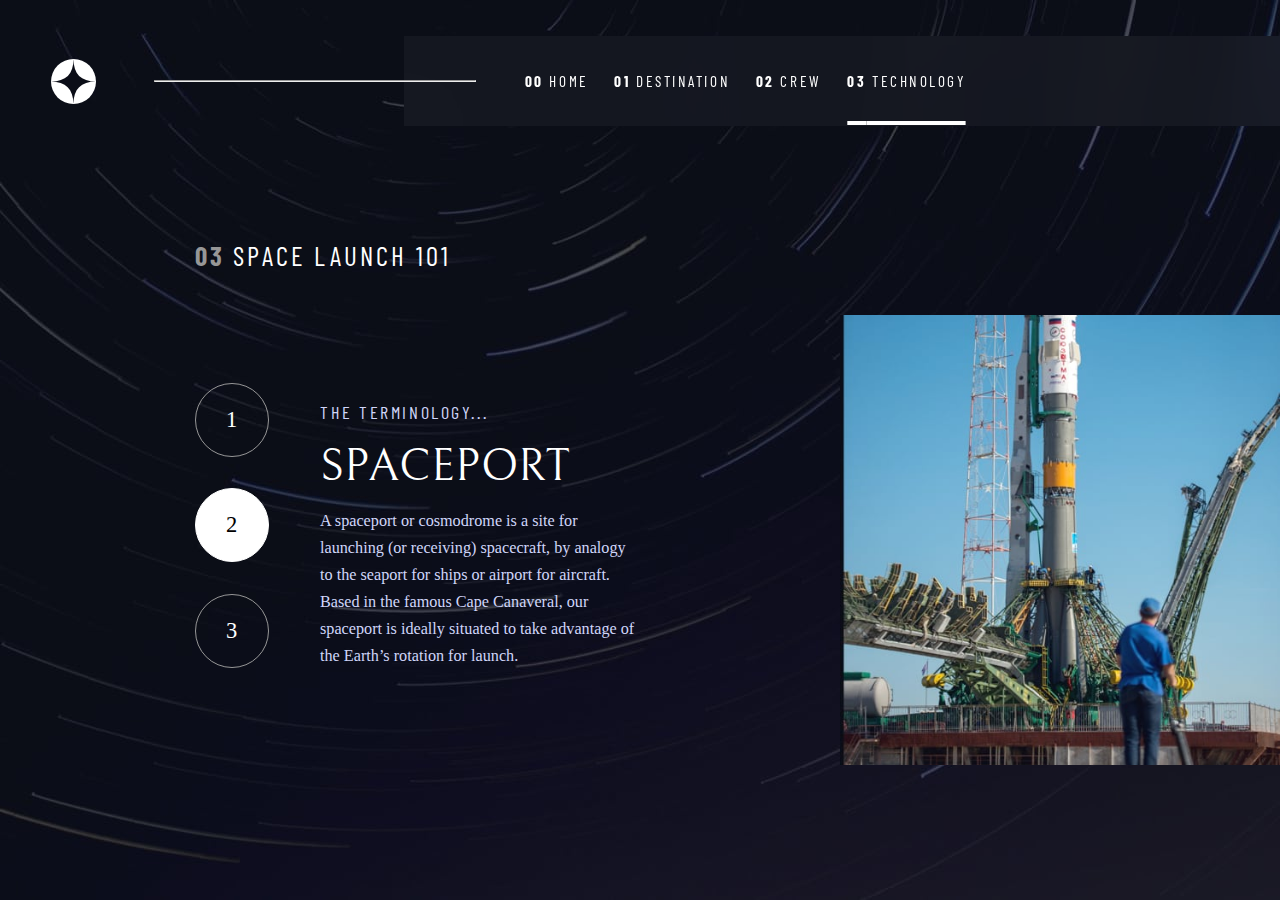
<file: starter-code/technology-spaceport.html>
<!DOCTYPE html>
<html lang="en">
  <head>
    <meta charset="UTF-8" />
    <meta name="viewport" content="width=device-width, initial-scale=1.0" />
    <link
      rel="icon"
      type="image/png"
      sizes="32x32"
      href="./assets/favicon-32x32.png"
    />
    <link rel="stylesheet" href="css/navbar.css" />
    <link rel="stylesheet" href="css/technology.css" />
    <link rel="preconnect" href="https://fonts.googleapis.com" />
    <link rel="preconnect" href="https://fonts.gstatic.com" crossorigin />
    <link
      href="https://fonts.googleapis.com/css2?family=Barlow+Condensed:ital,wght@0,100;0,200;0,300;0,400;0,500;0,600;0,700;0,800;0,900;1,100;1,200;1,300;1,400;1,500;1,600;1,700;1,800;1,900&family=Nunito:wght@200;300;400;500;600;700&display=swap"
      rel="stylesheet"
    />
    <link rel="preconnect" href="https://fonts.googleapis.com" />
    <link rel="preconnect" href="https://fonts.gstatic.com" crossorigin />
    <link
      href="https://fonts.googleapis.com/css2?family=Barlow+Condensed:ital,wght@0,100;0,200;0,300;0,400;0,500;0,600;0,700;0,800;0,900;1,100;1,200;1,300;1,400;1,500;1,600;1,700;1,800;1,900&family=Bellefair&family=Nunito:wght@200;300;400;500;600;700&display=swap"
      rel="stylesheet"
    />
    <title>Space tourism website</title>
  </head>
  <body>
    <nav class="navbar">
      <img src="assets/shared/logo.svg" />
      <hr />
      <ul class="nav-menu">
        <li class="nav-item">
          <a class="nav-link" href="index.html"><b>00</b> HOME</a>
        </li>
        <li class="nav-item">
          <a class="nav-link" href="destination-moon.html"
            ><b>01</b> DESTINATION</a
          >
        </li>
        <li class="nav-item">
          <a class="nav-link" href="crew-commander.html"><b>02</b> CREW</a>
        </li>
        <li class="nav-item active">
          <a class="nav-link" href="technology-vehicle.html"
            ><b>03</b> TECHNOLOGY</a
          >
        </li>
      </ul>
      <div class="hamburger">
        <span class="bar"></span>
        <span class="bar"></span>
        <span class="bar"></span>
      </div>
    </nav>
    <div class="technology">
      <p><b>03</b> Space launch 101</p>
    </div>
    <div class="container">
      <div class="sub-content">
        <div class="techNav">
          <li onclick="window.location.href='technology-vehicle.html'">
            <a>1</a>
          </li>
          <li
            onclick="window.location.href='technology-spaceport.html'"
            class="active"
          >
            <a>2</a>
          </li>
          <li onclick="window.location.href='technology-capsule.html'">
            <a>3</a>
          </li>
        </div>
        <div class="text">
          <p id="title">The terminology...</p>
          <p id="tech">Spaceport</p>
          <p id="description">
            A spaceport or cosmodrome is a site for launching (or receiving)
            spacecraft, by analogy to the seaport for ships or airport for
            aircraft. Based in the famous Cape Canaveral, our spaceport is
            ideally situated to take advantage of the Earth’s rotation for
            launch.
          </p>
        </div>
      </div>

      <img
        id="spaceportImg"
        src="assets/technology/image-spaceport-portrait.jpg"
        alt=""
      />
    </div>
    <script src="script.js"></script>
  </body>
</html>
</file>
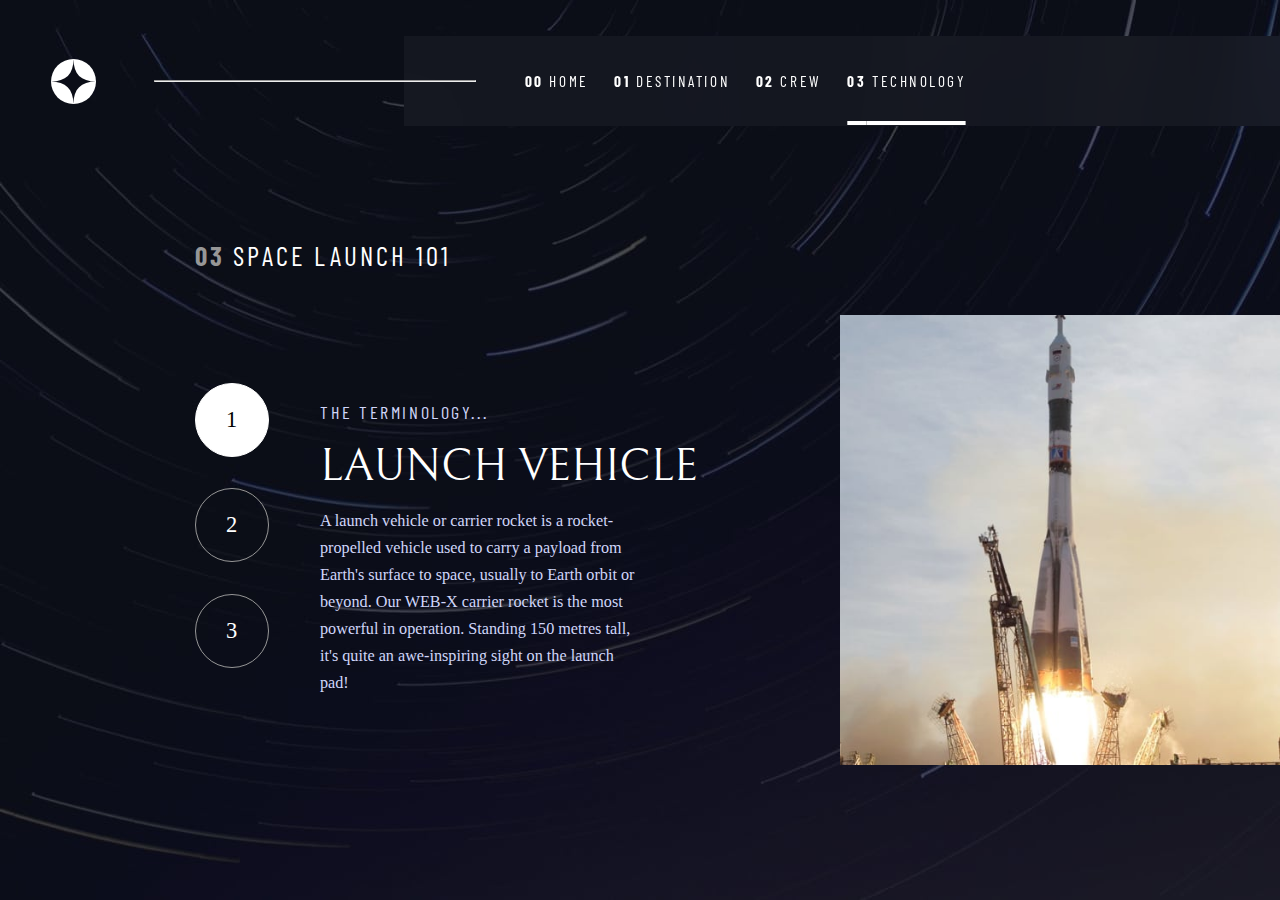
<file: starter-code/technology-vehicle.html>
<!DOCTYPE html>
<html lang="en">
  <head>
    <meta charset="UTF-8" />
    <meta name="viewport" content="width=device-width, initial-scale=1.0" />
    <link
      rel="icon"
      type="image/png"
      sizes="32x32"
      href="./assets/favicon-32x32.png"
    />
    <link rel="stylesheet" href="css/navbar.css" />
    <link rel="stylesheet" href="css/technology.css" />
    <link rel="preconnect" href="https://fonts.googleapis.com" />
    <link rel="preconnect" href="https://fonts.gstatic.com" crossorigin />
    <link
      href="https://fonts.googleapis.com/css2?family=Barlow+Condensed:ital,wght@0,100;0,200;0,300;0,400;0,500;0,600;0,700;0,800;0,900;1,100;1,200;1,300;1,400;1,500;1,600;1,700;1,800;1,900&family=Nunito:wght@200;300;400;500;600;700&display=swap"
      rel="stylesheet"
    />
    <link rel="preconnect" href="https://fonts.googleapis.com" />
    <link rel="preconnect" href="https://fonts.gstatic.com" crossorigin />
    <link
      href="https://fonts.googleapis.com/css2?family=Barlow+Condensed:ital,wght@0,100;0,200;0,300;0,400;0,500;0,600;0,700;0,800;0,900;1,100;1,200;1,300;1,400;1,500;1,600;1,700;1,800;1,900&family=Bellefair&family=Nunito:wght@200;300;400;500;600;700&display=swap"
      rel="stylesheet"
    />
    <title>Space tourism website</title>
  </head>
  <body>
    <nav class="navbar">
      <img src="assets/shared/logo.svg" />
      <hr />
      <ul class="nav-menu">
        <li class="nav-item">
          <a class="nav-link" href="index.html"><b>00</b> HOME</a>
        </li>
        <li class="nav-item">
          <a class="nav-link" href="destination-moon.html"
            ><b>01</b> DESTINATION</a
          >
        </li>
        <li class="nav-item">
          <a class="nav-link" href="crew-commander.html"><b>02</b> CREW</a>
        </li>
        <li class="nav-item active">
          <a class="nav-link" href="technology-vehicle.html"
            ><b>03</b> TECHNOLOGY</a
          >
        </li>
      </ul>
      <div class="hamburger">
        <span class="bar"></span>
        <span class="bar"></span>
        <span class="bar"></span>
      </div>
    </nav>

    <div class="technology">
      <p><b>03</b> Space launch 101</p>
    </div>
    <div class="container">
      <div class="sub-content">
        <div class="techNav">
          <li
            onclick="window.location.href='technology-vehicle.html'"
            class="active"
          >
            <a>1</a>
          </li>
          <li onclick="window.location.href='technology-spaceport.html'">
            <a>2</a>
          </li>
          <li onclick="window.location.href='technology-capsule.html'">
            <a>3</a>
          </li>
        </div>
        <div class="text">
          <p id="title">The terminology...</p>
          <p id="tech">Launch vehicle</p>
          <p id="description">
            A launch vehicle or carrier rocket is a rocket-propelled vehicle used
            to carry a payload from Earth's surface to space, usually to Earth
            orbit or beyond. Our WEB-X carrier rocket is the most powerful in
            operation. Standing 150 metres tall, it's quite an awe-inspiring sight
            on the launch pad!
          </p>
        </div>
      </div>
      <img
        id="vehicleImg"
        src="assets/technology/image-launch-vehicle-portrait.jpg"
        alt=""
      />
    </div>

    <script src="script.js"></script>
  </body>
</html>
</file>
<file: starter-code/css/home.css>
body {
    margin: 0;
    padding: 0;
    background: url("../assets/home/background-home-desktop.jpg") no-repeat center center fixed;
    -webkit-background-size: cover;
    -moz-background-size: cover;
    -o-background-size: cover;
    background-size: cover;
}

.pulse:hover, .pulse:focus {
    animation: pulse .5s;
    cursor: pointer;
    box-shadow: 0 0 0 3em rgba(168, 166, 166, 0.15);
  }
  @keyframes pulse {
    0% { box-shadow: 0 0 0 0 var(--hover); }
  }
  
  button {
      font-family: 'Bellefair';
      font-style: normal;
      font-weight: 400;
      font-size: 2vw;
      line-height: 4vh;
      border: 0vh;
      color: #0B0D17;
      width: 30vh;
      height: 30vh;
      background: white;
      border-radius: 50%;
      position: absolute;
      bottom: 12vh;
      right: 15vw;
  }
  
  .content {
      position: absolute;
      left: 15vw;
      bottom: 12vh;
      color: white;
      width: 25vw;
  }
  
  .content h6 {
      font-family: 'Barlow Condensed';
      font-style: normal;
      font-weight: 400;
      font-size: 3vh;
      margin-bottom: 2vh;
      letter-spacing: .25vw;
      color: #D0D6F9;
  }
  
  .content h1 {
      font-family: 'Bellefair';
      font-style: normal;
      font-weight: 400;
      font-size: 14vh;
      margin: 0;
      color: #FFFFFF;
      width:max-content;
  }
  
  .content p {
      font-family: 'Barlow';
      font-style: normal;
      font-weight: 400;
      font-size: 1.7vh;
      line-height: 3vh;
      margin: 0;
      color: #D0D6F9;
      text-align:justify;
  }

@media only screen and (max-width: 600px) {
    body {
        margin: 0;
        padding: 0;
        background: url("../assets/home/background-home-mobile.jpg") no-repeat center center fixed;
        -webkit-background-size: cover;
        -moz-background-size: cover;
        -o-background-size: cover;
        background-size: cover;
    }

    .content {
        position: relative;
        left: 0;
        top: 0;
        margin: 0;
        color: white;
        width: 65%;
        text-align: center;
        display: flex;
        flex-direction: column;
        justify-content: center;
        align-items: center;
    }
    
    .container {
        width: 100%;
        height: 100%;
        display: flex;
        flex-direction: column;
        justify-content: center;
        align-items: center;
        margin-top: 5vh;
    }

    .content h6 {
        font-size: 5vw;
        margin: 0;
    }

    .content h1 {
        font-size: 20vw;
        padding: 2.5vh 0 3.5vh 0;
    }

    .content p {
        width: 80vw;
        font-size: 3.8vw;
        text-align: center;
    }

    button {
        font-size: 5.5vw;
        position: relative;
        height: 40vw;
        width: 40vw;
        bottom:0;
        right:0;
        margin: 10vh 0 0 0;
    }
}

@media only screen and (max-width: 992px) and (min-width: 600px) {
    body {
        margin: 0;
        padding: 0;
        background: url("../assets/home/background-home-tablet.jpg") no-repeat center center fixed;
        -webkit-background-size: cover;
        -moz-background-size: cover;
        -o-background-size: cover;
        background-size: cover;
    }
    .content {
        position: relative;
        left: 0;
        top: 0;
        margin: 0;
        color: white;
        width: 65%;
        text-align: center;
        display: flex;
        flex-direction: column;
        justify-content: center;
        align-items: center;
    }
    
    .container {
        width: 100%;
        height: 100%;
        display: flex;
        flex-direction: column;
        justify-content: center;
        align-items: center;
        margin-top: 10vh;
    }

    .content h6 {
        margin: 0;
        font-size: 3vw;
    }

    .content h1 {
        padding: 2.5vh 0 2.5vh 0;
    }

    .content p {
        font-family: 'Barlow';
        font-style: normal;
        font-weight: 400;
        font-size: 1.7vh;
        line-height: 3vh;
        margin: 0;
        color: #D0D6F9;
        text-align: center;
        width: 95%;
    }

    button {
        font-size: 4vw;
        position: relative;
        height: 30vw;
        width: 30vw;
        bottom:0;
        right:0;
        margin: 15vh 0 0 0;
    }
}
</file>
<file: starter-code/css/navbar.css>
body {
    margin: 0;
    padding: 0;
    height: 100%;
    width: 100%;
    background-size: auto 100%;
    background-size: 100%;
    background-size: cover;
}

.navbar {
    margin-top: 4vh;
    margin-left: 4vw;
    height: 10vh;
    display: flex;
    flex-direction: row;
    align-items: center;
}

.navbar img {
    width: 5vh;
    height: 5vh;
}

hr {
    height: 1vh solid;
    width: 25vw;
    overflow: visible;
    margin-left: 8vw;
    position: absolute;
    z-index: 1;
}

.nav-menu {
    width: 50vw;
    height: 10vh;
    list-style: none;
    position: absolute;
    right: 0;
    display: flex;
    flex-direction: row;
    padding-right: 10vw;
    align-items: center;
    background: rgba(255, 255, 255, 0.04);
    backdrop-filter: blur(2.5vw);
}

.nav-item {
    font-family: 'Barlow Condensed';
    font-style: normal;
    font-weight: 400;
    font-size: 1.7vh;
    line-height: 8vh;
    letter-spacing: .2vw;
    color: #FFFFFF;
    padding: 0 1vw;
}

.nav-link {
    display: block;
    position: relative;
    padding: 1vh 0;
    overflow: hidden;
    text-decoration: none;
    color: inherit;
    }
    
    /* Fade in */
.nav-link::after {
    content: '';
    position: absolute;
    bottom: 0vh;
    left: 0vh;
    width: 100%;
    height: 0.25em;
    background-color: #979797;
    opacity: 0;
    transition: opacity 300ms, transform 300ms;
    opacity: 1;
    transform: translate3d(-101%, 0, 0);
    }

.nav-item:hover {
    cursor: pointer;
}

.nav-link:hover::after,
.nav-link:focus::after{
transform: translate3d(0, 0, 0);
}

.nav-menu .active {
    text-decoration: underline white 0.25em;
    text-underline-offset: 3.8vh;
}

.nav-menu {
    display: flex;
    flex-direction: row;
    padding-left: 12vh;
}

.hamburger {
    display: none;
    position: absolute;
    right: 3vh;
    top: 3vh;
    z-index: 10
}

.bar {
    display: block;
    width: 25px;
    height: 3px;
    margin: 5px auto;
    -webkit-transition: all 0.3s ease-in-out;
    transition: all 0.3s ease-in-out;
    background: #D0D6F9;
}

/* Mobile */

@media only screen and (max-width: 600px) {
    .nav-menu {
        padding: 17.5vh 0 0 0;
        position: fixed;
        height: 100vh;
        left: 200%;
        top: 0;
        margin: 0;
        flex-direction: column;
        background: rgba(0, 0, 0, 1);
        backdrop-filter: blur(40.7742px);
        width: 70vw;
        border-radius: 10px;
        z-index: 10;
        transition: 0.3s;
        box-shadow:
            0 10px 27px rgba(0, 0, 0, 0.05);
    }

    .navbar {
        margin: 0 0 0 5vw;
    }

    hr {
        display: none;
    }

    .nav-menu.active {
        left: 30vw;
    }

    .nav-item {
        margin: 0 auto 10vh 10vw;
    }

    .nav-link {
        padding: 0;
        width: 57vw;
        font-size: 4.5vw;
        letter-spacing: 0.5vw;
        line-height:normal;
    }

    .nav-link::after {
        width: 0;
    }

    .nav-menu a {
        position: absolute;
        right: 0;
    }

    .nav-menu .active a {
        text-decoration: none;
        border-right: 1vw solid white;
    }

    .hamburger {
        display: block;
        cursor: pointer;
    }
    .hamburger.active .bar:nth-child(2) {
        opacity: 0;
    }

    .hamburger.active .bar:nth-child(1) {
        transform: translateY(8px) rotate(45deg);
    }

    .hamburger.active .bar:nth-child(3) {
        transform: translateY(-8px) rotate(-45deg);
    }
}



/* Tablet */

@media only screen and (max-width: 992px) and (min-width: 601px) {
    body {
        margin: 0;
        padding: 0;
        max-height: 100vh;
        max-width: 100vw;
    }
    
    .navbar {
        margin: 0 0 0 5vw;
        height: 10vh;
        display: flex;
        flex-direction: row;
        align-items: center;
    }

    .navbar b {
        display: none;
    }

    .navbar img {
        width: 5vh;
        height: 5vh;
    }
    
    hr {
        display: none;
    }
    
    .nav-menu {
        width: 60vw;
        height: 10vh;
        list-style: none;
        position: absolute;
        right: 0;
        display: flex;
        flex-direction: row;
        justify-content: space-evenly;
        padding: 0;
        align-items: center;
        background: rgba(255, 255, 255, 0.04);
        backdrop-filter: blur(0);
    }
    
    .nav-item {
        font-family: 'Barlow Condensed';
        font-style: normal;
        font-weight: 400;
        font-size: 1.3vh;
        line-height: 8vh;
        letter-spacing: .5vw;
        color: #FFFFFF;
        margin: 0 1vw;
        padding-left: 2vw;
    }
    
    .nav-link {
        display: block;
        position: relative;
        padding: 1vh 0;
        overflow: hidden;
        text-decoration: none;
        color: inherit;
        }
        
        /* Fade in */
    .nav-link::after {
        content: '';
        position: absolute;
        bottom: 0vh;
        left: 0vh;
        width: 100%;
        height: 0.25em;
        background-color: #979797;
        opacity: 0;
        transition: opacity 300ms, transform 300ms;
        opacity: 1;
        transform: translate3d(-101%, 0, 0);
        }
    
    .nav-item:hover {
        cursor: pointer;
    }
    
    .nav-link:hover::after,
    .nav-link:focus::after{
    transform: translate3d(0, 0, 0);
    }
    
    .nav-item .active {
        text-decoration: underline white 0.25em;
        text-underline-offset: 3.8vh;
    }
}
</file>
<file: starter-code/css/crew.css>
body {
  margin: 0;
  padding: 0;
  background: url("../assets/crew/background-crew-desktop.jpg")
    no-repeat center center fixed;
  -webkit-background-size: cover;
  -moz-background-size: cover;
  -o-background-size: cover;
  background-size: cover;
}

.crew {
  font-family: "Barlow Condensed";
  font-style: normal;
  font-weight: 400;
  font-size: 3vh;
  letter-spacing: 0.25vw;
  text-transform: uppercase;
  color: #ffffff;
  position: absolute;
  top: 23.5vh;
  left: 15.2vw;
}

.crew b {
  color: #979797;
}

.crewNav {
  font-size: 20vh;
  position: absolute;
  left: 15vw;
  margin: 0;
  bottom: 5vh;
  mix-blend-mode: normal;
}

.crewNav ul {
  display: flex;
  flex-direction: row;
  position: absolute;
  bottom: 5vh;
  margin: 0;
  padding: 0;
}

.crewNav li {
  list-style: none;
  font-size: 10vh;
  color: #ffffff;
  opacity: 0.17;
}
.crewNav a {
  display: block;
  position: relative;
  overflow: hidden;
  text-decoration: none;
  color: inherit;
  padding: 0;
}

li:hover {
  cursor: pointer;
}

.crewNav .active {
  color: white;
  opacity: 1;
}

#title {
  font-family: "Bellefair";
  font-style: normal;
  font-weight: 400;
  font-size: 3.5vh;
  text-transform: uppercase;
  color: #ffffff;
  mix-blend-mode: normal;
  opacity: 0.5;
  margin: 0 0 1.5vh 0;
}

#name {
  font-family: "Bellefair";
  font-style: normal;
  font-weight: 400;
  font-size: 6vh;
  text-transform: uppercase;
  color: #ffffff;
  white-space: nowrap;
  margin: 0 0 3vh 0;
}

#description {
  font-family: "Barlow";
  font-style: normal;
  font-weight: 400;
  font-size: 1.7vh;
  line-height: 3vh;
  color: #d0d6f9;
}

.text {
  position: absolute;
  left: 15.2vw;
  top: 44.5vh;
  width: 25vw;
}

#crewImg {
  position: absolute;
  bottom: 0;
  right: 15vw;
  width: 30vw;
}

.img hr {
    display: none;
}

/* Mobile */

@media only screen and (max-width: 600px) {
  body {
    margin: 0;
    padding: 0;
    background: url("../assets/crew/background-crew-desktop.jpg")
      no-repeat center center fixed;
    -webkit-background-size: cover;
    -moz-background-size: cover;
    -o-background-size: cover;
    background-size: cover;
    overflow: hidden;
  }

  .container {
    height: 100vh;
    display: flex;
    flex-direction: column;
    align-items: center;
  }

  .sub-content {
    position: absolute;
    top: 55vh;
    width: 100vw;
    height: 50vh;
    display: flex;
    flex-direction: column;
    align-items: center;
    padding: 2.5vh 0 0 0;
  }

  .crew {
    font-family: "Barlow Condensed";
    font-style: normal;
    font-weight: 400;
    font-size: 2.25vh;
    letter-spacing: 1vw;
    text-transform: uppercase;
    color: #ffffff;
    position: absolute;
    top: 7.5vh;
    left: 0;
    width: 100vw;
    text-align: center;
  }

  .crew b {
    color: #979797;
  }

  .crewNav {
    font-size: 20vh;
    position: absolute;
    left: auto;
    margin: 0;
    bottom: auto;
    top: 45vh;
    mix-blend-mode: normal;
  }

  .crewNav ul {
    display: flex;
    flex-direction: row;
    position: relative;
    bottom: 0;
    margin: 0;
    padding: 0;
  }

  .crewNav li {
    list-style: none;
    font-size: 10vh;
    color: #ffffff;
    opacity: 0.17;
  }
  .crewNav a {
    display: block;
    position: relative;
    overflow: hidden;
    text-decoration: none;
    color: inherit;
    padding: 0;
  }

  li:hover {
    cursor: pointer;
  }

  .crewNav .active {
    color: white;
    opacity: 1;
  }

  #title {
    font-family: "Bellefair";
    font-style: normal;
    font-weight: 400;
    font-size: 2.25vh;
    text-transform: uppercase;
    color: #ffffff;
    mix-blend-mode: normal;
    opacity: 0.5;
    margin: 0 0 1vh 0;
    
  }

  #name {
    font-family: "Bellefair";
    font-style: normal;
    font-weight: 400;
    font-size: 3vh;
    text-transform: uppercase;
    color: #ffffff;
    white-space: nowrap;
    margin: 0 0 1vh 0;
  }

  #description {
    font-family: "Barlow";
    font-style: normal;
    font-weight: 400;
    font-size: 1.7vh;
    line-height: 3vh;
    color: #d0d6f9;
  }

  .text {
    position: relative;
    left: auto;
    top: 0;
    width: 85vw;
    text-align: center;
  }

  #crewImg {
    position: relative;
    bottom: 0;
    right: auto;
    top: 0;
    width: auto;
    height: 30vh;
  }

  .container hr {
    display: block;
    border: none;
    background: #383B4B;
    height: 1px;
    width: 90vw;
    margin: 0;
    position: relative;
  }

  .img {
    display: flex;
    flex-direction: column;
    align-items: center;
    height: 50vh;
    width: 100vw;
    margin-top: 10vh;
  }
}

/* Tablet */

@media only screen and (max-width: 992px) and (min-width: 600px) {
  body {
    margin: 0;
    padding: 0;
    background: url("../assets/crew/background-crew-tablet.jpg")
      no-repeat center center fixed;
    -webkit-background-size: cover;
    -moz-background-size: cover;
    -o-background-size: cover;
    background-size: cover;
    overflow:hidden;
  }

  .container {
    height: 100vh;
    display: flex;
    flex-direction: column;
    justify-content: center;
    align-items: center;
  }

  .crew {
    font-family: 'Barlow Condensed';
    font-style: normal;
    font-weight: 400;
    font-size: 2vh;
    letter-spacing: 0.3vw;
    text-transform: uppercase;
    color: #FFFFFF;
    position: absolute;
    top: 12vh;
    left: 5vw;
  }

  .crew p {
    padding: 0;
    margin: 0;
  }

  .crew b {
    color: #979797;
  }

  .crewNav {
    font-size: 20vh;
    position: relative;
    left: 0vw;
    margin: 0;
    bottom: 0vh;
    top: 3.5vh;
    mix-blend-mode: normal;
  }

  .crewNav ul {
    display: flex;
    flex-direction: row;
    position: relative;
    bottom: 5vh;
    margin: 0;
    padding: 0;
  }

  .crewNav li {
    list-style: none;
    font-size: 10vh;
    color: #ffffff;
    opacity: 0.17;
  }
  .crewNav a {
    display: block;
    position: relative;
    overflow: hidden;
    text-decoration: none;
    color: inherit;
    padding: 0;
  }

  li:hover {
    cursor: pointer;
  }

  .crewNav .active {
    color: white;
    opacity: 1;
  }

  #title {
    font-family: "Bellefair";
    font-style: normal;
    font-weight: 400;
    font-size: 4vw;
    text-transform: uppercase;
    color: #ffffff;
    mix-blend-mode: normal;
    opacity: 0.5;
    margin: 0 0 1.5vh 0;
  }

  #name {
    font-family: "Bellefair";
    font-style: normal;
    font-weight: 400;
    font-size: 6vw;
    text-transform: uppercase;
    color: #ffffff;
    white-space: nowrap;
    margin: 0;
    
  }

  #description {
    font-family: "Barlow";
    font-style: normal;
    font-weight: 400;
    font-size: 1.7vh;
    line-height: 3vh;
    color: #d0d6f9;
  }

  .text {
    position: relative;
    left: 0vw;
    top: 5vh;
    text-align: center;
    width: 65vw;
  }

  #crewImg {
    position: relative;
    bottom: 0;
    right: 0;
    width: auto;
    height: 50vh;
  }
}
</file>
<file: starter-code/css/destination.css>
body {
    margin: 0;
    padding: 0;
    background: url("../assets/destination/background-destination-desktop.jpg") no-repeat center center fixed;
    -webkit-background-size: cover;
    -moz-background-size: cover;
    -o-background-size: cover;
    background-size: cover;
}

.destination {
    font-family: 'Barlow Condensed';
    font-style: normal;
    font-weight: 400;
    font-size: 3vh;
    letter-spacing: 0.25vw;
    text-transform: uppercase;
    color: #FFFFFF;
    position: absolute;
    top: 23.5vh;
    left: 15.2vw;
}

.destination b {
    color: #979797;
}

#planetImg {
    height: 49.5vh;
    width: 49.5vh;
    position: absolute;
    bottom: 12.5vh;
    left: 15vw;
}

.content {
    width: 22vw;
    position: absolute;
    top: 30vh;
    right: 20vw;
}

/* Destination Nav Bar */
#destinationNav {
    padding: 0;
}

#destinationNav ul {
    width: auto;
    margin: 0;
    padding: 0;
    height: 5vh;
    list-style: none;
    position: relative;
    display: flex;
    flex-direction: row;
    align-items: center;
}

#destinationNav li {
    font-family: 'Barlow Condensed';
    font-style: normal;
    font-weight: 400;
    font-size: 1.7vh;
    letter-spacing: 0.2vw;
    color: #FFFFFF;
    padding: 0 2vh 0 0;
    line-height: 3vh;
}

#destinationNav a {
    display: block;
    position: relative;
    padding: 1vh 0;
    overflow: hidden;
    text-decoration: none;
    color: inherit;
  }
  
  /* Fade in */
#destinationNav a::after {
    content: '';
    position: absolute;
    bottom: 0vh;
    left: 0vh;
    width: 100%;
    height: 0.25em;
    background-color: #979797;
    opacity: 0;
    transition: opacity 300ms, transform 300ms;
    opacity: 1;
    transform: translate3d(-101%, 0, 0);
  }

#destinationNav li:hover {
    cursor: pointer;
}

#destinationNav a:hover::after,
#destinationNav a:focus::after{
    transform: translate3d(0, 0, 0);
}

#destinationNav .active {
    text-decoration: underline white 0.25em;
    text-underline-offset: 1.35vh;
}

#destinationNav .items {
    display: flex;
    flex-direction: row;
}
#planet {
    font-family: 'Bellefair';
    font-style: normal;
    font-weight: 400;
    font-size: 10vh;
    color: #FFFFFF;
    margin: 0;
    padding-top: 4vh;
}

#description {
    font-family: 'Barlow';
    font-style: normal;
    font-weight: 400;
    font-size: 1.6vh;
    line-height: 3vh;
    color: #D0D6F9;
}

#destinationHR {
    width: 100%;
    margin: 6vh 0 0 0;
    background: #383B4B;
    position:relative;
}

#numbers {
    position: relative;
    display: flex;
    flex-direction: row;
}

#distance, #time {
    display: flex;
    flex-direction: column;
}

#time {
    position: absolute;
    left: 50%;
}

#label {
    margin: 3vh 0 0 0;
    font-family: 'Barlow Condensed';
    font-style: normal;
    font-weight: 400;
    font-size: 1.7vh;
    letter-spacing: 0.2vw;
    text-transform: uppercase;  
    color: #D0D6F9; 
}

#metric {
    margin: 1vh 0 0 0;
    font-family: 'Bellefair';
    font-style: normal;
    font-weight: 400;
    font-size: 3vh;
    padding-top: 1vh;
    text-transform: uppercase;
    color: #FFFFFF;
}


/* Mobile */

@media only screen and (max-width: 600px) {
    body {
        margin: 0;
        padding: 0;
        background: url("../assets/destination/background-destination-desktop.jpg") no-repeat center center fixed;
        -webkit-background-size: cover;
        -moz-background-size: cover;
        -o-background-size: cover;
        background-size: cover;
    }
    
    .destination {
        font-family: 'Barlow Condensed';
        font-style: normal;
        font-weight: 400;
        font-size: 2.5vh;
        letter-spacing: 1vw;
        text-transform: uppercase;
        color: #FFFFFF;
        position: relative;
        text-align: center;
        top: 0;
        left: 0;
    }

    .destination p {
        padding: 0;
        margin: 0;
    }
    
    .destination b {
        color: #979797;
    }

    .container {
        height: 100%;
        margin-top: 3vh;
        display: flex;
        flex-direction: column;
        justify-content: center;
        align-items: center;
    }
    
    #planetImg {
        height: 30vh;
        width: 30vh;
        position: relative;
        bottom: 0;
        left: 0;
        padding: 2vh 0;
    }

    .content {
        width: 100%;
        position: relative;
        top: 0;
        left: 0;
        display: flex;
        flex-direction: column;
        justify-content: center;
        align-items: center;
    }

    /* Destination Nav Bar */
    #destinationNav {
        padding: 2vh 0 0 0;
    }
    
    #destinationNav ul {
        width: 75vw;
        margin: 0;
        padding: 0;
        height: 5vh;
        list-style: none;
        position: relative;
        display: flex;
        flex-direction: row;
        align-items: center;
        justify-content: space-evenly;
    }
    
    #destinationNav li {
        font-family: 'Barlow Condensed';
        font-style: normal;
        font-weight: 400;
        font-size: 1.7vh;
        letter-spacing: 0.2vw;
        color: #FFFFFF;
        padding: 0 2vh 0 0;
        line-height: 3vh;
    }
    
    #destinationNav a {
        display: block;
        position: relative;
        padding: 1vh 0;
        overflow: hidden;
        text-decoration: none;
        color: inherit;
      }
      
      /* Fade in */
    #destinationNav a::after {
        content: '';
        position: absolute;
        bottom: 0vh;
        left: 0vh;
        width: 100%;
        height: 0.25em;
        background-color: #979797;
        opacity: 0;
        transition: opacity 300ms, transform 300ms;
        opacity: 1;
        transform: translate3d(-101%, 0, 0);
      }
    
    #destinationNav li:hover {
        cursor: pointer;
    }
    
    #destinationNav a:hover::after,
    #destinationNav a:focus::after{
        transform: translate3d(0, 0, 0);
    }
    
    #destinationNav .active {
        text-decoration: underline white 0.25em;
        text-underline-offset: 1.35vh;
    }
    
    #destinationNav .items {
        display: flex;
        flex-direction: row;
    }
    #planet {
        font-family: 'Bellefair';
        font-style: normal;
        font-weight: 400;
        font-size: 15vw;
        color: #FFFFFF;
        margin: 0;
        padding-top: 3vh;
    }
    
    #description {
        font-family: 'Barlow';
        font-style: normal;
        font-weight: 400;
        font-size: 2.2vh;
        line-height: 3vh;
        color: #D0D6F9;
        width: 81.5vw;
        text-align: center;
        margin: 3vh 0 0vh 0;
    }
    
    #destinationHR {
        display: block;
        width: 75vw;
        height: 2px;
        background-color: #383B4B;
        border: none;
        position:relative;
        margin: 4vh 0 0 0;
    }
    
    #numbers {
        position: relative;
        flex-direction: column;
        justify-content: space-evenly;
        width: 75vw;
        margin: 0 0 5vh 0;
    }

    #distance, #time{
        display: flex;
        flex-direction: column;
        position: relative;
        left: 0;
    }
    
    #label {
        margin: 3vh 0 0 0;
        text-align: center;
        font-family: 'Barlow Condensed';
        font-style: normal;
        font-weight: 400;
        font-size: 1.7vh;
        letter-spacing: 0.2vw;
        text-transform: uppercase;  
        color: #D0D6F9; 
    }
    
    #metric {
        margin: 1vh 0 0 0;
        text-align: center;
        font-family: 'Bellefair';
        font-style: normal;
        font-weight: 400;
        font-size: 3vh;
        padding-top: 1vh;
        text-transform: uppercase;
        color: #FFFFFF;
    }
}


/* Tablet */

@media only screen and (max-width: 992px) and (min-width: 600px) {
    body {
        margin: 0;
        padding: 0;
        background: url("../assets/destination/background-destination-desktop.jpg") no-repeat center center fixed;
        -webkit-background-size: cover;
        -moz-background-size: cover;
        -o-background-size: cover;
        background-size: cover;
    }
    
    .destination {
        font-family: 'Barlow Condensed';
        font-style: normal;
        font-weight: 400;
        font-size: 2vh;
        letter-spacing: 0.3vw;
        text-transform: uppercase;
        color: #FFFFFF;
        position: absolute;
        top: 12vh;
        left: 5vw;
    }

    .destination p {
        padding: 0;
        margin: 0;
    }
    
    .destination b {
        color: #979797;
    }

    .container {
        height: 100%;
        margin-top: 8vh;
        display: flex;
        flex-direction: column;
        justify-content: center;
        align-items: center;
    }
    
    #planetImg {
        height: 30vh;
        width: 30vh;
        position: relative;
        bottom: 0;
        left: 0;
    }

    .content {
        width: 100%;
        position: relative;
        top: 0;
        left: 0;
        display: flex;
        flex-direction: column;
        justify-content: center;
        align-items: center;
    }

    /* Destination Nav Bar */
    #destinationNav {
        padding: 3vh 0 0 0;
    }
    
    #destinationNav ul {
        width: auto;
        margin: 0;
        padding: 0;
        height: 5vh;
        list-style: none;
        position: relative;
        display: flex;
        flex-direction: row;
        align-items: center;
        justify-content: center;
    }
    
    #destinationNav li {
        font-family: 'Barlow Condensed';
        font-style: normal;
        font-weight: 400;
        font-size: 1.7vh;
        letter-spacing: 0.2vw;
        color: #FFFFFF;
        padding: 0 2vh 0 0;
        line-height: 3vh;
    }
    
    #destinationNav a {
        display: block;
        position: relative;
        padding: 1vh 0;
        overflow: hidden;
        text-decoration: none;
        color: inherit;
      }
      
      /* Fade in */
    #destinationNav a::after {
        content: '';
        position: absolute;
        bottom: 0vh;
        left: 0vh;
        width: 100%;
        height: 0.25em;
        background-color: #979797;
        opacity: 0;
        transition: opacity 300ms, transform 300ms;
        opacity: 1;
        transform: translate3d(-101%, 0, 0);
      }
    
    #destinationNav li:hover {
        cursor: pointer;
    }
    
    #destinationNav a:hover::after,
    #destinationNav a:focus::after{
        transform: translate3d(0, 0, 0);
    }
    
    #destinationNav .active {
        text-decoration: underline white 0.25em;
        text-underline-offset: 1.35vh;
    }
    
    #destinationNav .items {
        display: flex;
        flex-direction: row;
    }
    #planet {
        font-family: 'Bellefair';
        font-style: normal;
        font-weight: 400;
        font-size: 10vh;
        color: #FFFFFF;
        margin: 0;
        padding-top: 3vh;
    }
    
    #description {
        font-family: 'Barlow';
        font-style: normal;
        font-weight: 400;
        font-size: 1.6vh;
        line-height: 3vh;
        color: #D0D6F9;
        width: 76vw;
        text-align: center;
        margin: 1vh 0 0 0;
    }
    
    #destinationHR {
        display: block;
        width: 75vw;
        height: 2px;
        background-color: #383B4B;
        border: none;
        position:relative;
        margin: 4vh 0 0 0;
    }
    
    #numbers {
        position: relative;
        flex-direction: row;
        justify-content: space-evenly;
        width: 75vw;
    }

    #distance, #time{
        display: flex;
        flex-direction: column;
        position: relative;
        left: 0;
    }
    
    #label {
        margin: 3vh 0 0 0;
        text-align: center;
        font-family: 'Barlow Condensed';
        font-style: normal;
        font-weight: 400;
        font-size: 1.7vh;
        letter-spacing: 0.2vw;
        text-transform: uppercase;  
        color: #D0D6F9; 
    }
    
    #metric {
        margin: 1vh 0 0 0;
        text-align: center;
        font-family: 'Bellefair';
        font-style: normal;
        font-weight: 400;
        font-size: 3vh;
        padding-top: 1vh;
        text-transform: uppercase;
        color: #FFFFFF;
    }
}
</file>
<file: starter-code/css/technology.css>
body {
  margin: 0;
  padding: 0;
  background: url("../assets/technology/background-technology-desktop.jpg")
    no-repeat center center fixed;
  -webkit-background-size: cover;
  -moz-background-size: cover;
  -o-background-size: cover;
  background-size: cover;
}

.technology {
  font-family: "Barlow Condensed";
  font-style: normal;
  font-weight: 400;
  font-size: 3vh;
  letter-spacing: 0.25vw;
  text-transform: uppercase;
  color: #ffffff;
  position: absolute;
  top: 23.5vh;
  left: 15.2vw;
}

.technology b {
  color: #979797;
}

.techNav {
  width: max-content;
  position: absolute;
  left: 15.2vw;
  top: 42.5vh;
}

.techNav li {
  height: 8vh;
  width: 8vh;
  border-radius: 50%;
  background-color: transparent;
  border: 1px solid #979797;
  list-style: none;
  text-align: center;
  margin-bottom: 3.5vh;
  display: flex;
  justify-content: center;
  align-items: center;
  text-decoration: none;
}

.techNav li:hover {
  border: 1px solid white;
  cursor: pointer;
}

.techNav a {
  vertical-align: middle;
  font-size: 2.5vh;
  color: white;
}

.techNav .active a {
  color: black;
}

.techNav .active {
  background-color: white;
  border: 1px solid white;
}

.text {
  position: absolute;
  top: 42.5vh;
  width: 25vw;
  left: 25vw;
}

#title {
  font-family: "Barlow Condensed";
  font-style: normal;
  font-weight: 400;
  font-size: 2vh;
  letter-spacing: 0.2vw;
  color: #d0d6f9;
  text-transform: uppercase;
}

#tech {
  font-family: "Bellefair";
  font-style: normal;
  font-weight: 400;
  font-size: 5vh;
  text-transform: uppercase;
  color: #ffffff;
  white-space: nowrap;
  margin: 0;
}

#description {
  font-family: "Barlow";
  font-style: normal;
  font-weight: 400;
  font-size: 1.8vh;
  line-height: 3vh;
  color: #d0d6f9;
}

#vehicleImg, #spaceportImg, #capsuleImg{
  position: absolute;
  right: 0;
  bottom: 15vh;
  height: 50vh;
}

/* Mobile */

@media only screen and (max-width: 600px) {
  body {
    margin: 0;
    padding: 0;
    background: url("../assets/technology/background-technology-mobile.jpg")
      no-repeat center center fixed;
    -webkit-background-size: cover;
    -moz-background-size: cover;
    -o-background-size: cover;
    background-size: cover;
  }
  .container {
    height: 100vh;
    display: flex;
    flex-direction: column;
    align-items: center;
    justify-content: center;
    margin-top: 0;
  }

  .sub-content {
    position: absolute;
    top: 50vh;
    display: flex;
    flex-direction: column;
    justify-content: center;
    align-items: center;
  }

  .technology {
    font-family: "Barlow Condensed";
    font-style: normal;
    font-weight: 400;
    font-size: 2vh;
    letter-spacing: 0.3vw;
    text-transform: uppercase;
    color: #ffffff;
    position: absolute;
    top: 12vh;
    left: 5vw;
  }

  .technology p {
    padding: 0;
    margin: 0;
  }

  .technology b {
    color: #979797;
  }

  .techNav {
    width: max-content;
    position: relative;
    left: 0;
    top: 0;
    display: flex;
    flex-direction: row;
    justify-content: space-between;
    width: 50vw;
  }

  .techNav li {
    height: 12.5vw;
    width: 12.5vw;
    border-radius: 50%;
    background-color: transparent;
    border: 1px solid #979797;
    list-style: none;
    text-align: center;
    margin-bottom: 3vh;
    display: flex;
    justify-content: center;
    align-items: center;
    text-decoration: none;
  }

  .techNav li:hover {
    border: 1px solid white;
    cursor: pointer;
  }

  .techNav a {
    vertical-align: middle;
    font-size: 2.5vh;
    color: white;
  }

  .techNav .active a {
    color: black;
  }

  .techNav .active {
    background-color: white;
    border: 1px solid white;
  }

  .text {
    position: relative;
    top: 0;
    width: 100vw;
    left: 0;
    display: flex;
    flex-direction: column;
    align-items: center;
    text-align: center;
  }

  #title {
    font-family: "Barlow Condensed";
    font-style: normal;
    font-weight: 400;
    font-size: 2vh;
    letter-spacing: 0.2vw;
    color: #d0d6f9;
    text-transform: uppercase;
  }

  #tech {
    font-family: "Bellefair";
    font-style: normal;
    font-weight: 400;
    font-size: 4vh;
    text-transform: uppercase;
    color: #ffffff;
    white-space: nowrap;
    margin: 0;
  }

  #description {
    font-family: "Barlow";
    font-style: normal;
    font-weight: 400;
    font-size: 1.8vh;
    line-height: 3vh;
    color: #d0d6f9;
    width: 85vw;
  }

  #vehicleImg {
    position: absolute;
    right: 0;
    top: 20vh;
    height: 20vh;
    width: 100vw;
    content: url("../assets/technology/image-launch-vehicle-landscape.jpg");
  }

  #spaceportImg {
    position: absolute;
    right: 0;
    top: 20vh;
    height: 20vh;
    width: 100vw;
    content: url("../assets/technology/image-spaceport-landscape.jpg");
  }

  #capsuleImg {
    position: absolute;
    right: 0;
    top: 20vh;
    height: 20vh;
    width: 100vw;
    content: url("../assets/technology/image-space-capsule-landscape.jpg");
  }
}

/* Tablet */

@media only screen and (max-width: 992px) and (min-width: 600px) {
  body {
    margin: 0;
    padding: 0;
    background: url("../assets/technology/background-technology-tablet.jpg")
      no-repeat center center fixed;
    -webkit-background-size: cover;
    -moz-background-size: cover;
    -o-background-size: cover;
    background-size: cover;
  }

  .container {
    height: 100vh;
    display: flex;
    flex-direction: column;
    align-items: center;
    justify-content: center;
    margin-top: 0;
  }

  .sub-content {
    position: absolute;
    bottom: 5vh;
    display: flex;
    flex-direction: column;
    justify-content: center;
    align-items: center;
  }

  .technology {
    font-family: "Barlow Condensed";
    font-style: normal;
    font-weight: 400;
    font-size: 2vh;
    letter-spacing: 0.3vw;
    text-transform: uppercase;
    color: #ffffff;
    position: absolute;
    top: 12vh;
    left: 5vw;
  }

  .technology p {
    padding: 0;
    margin: 0;
  }

  .technology b {
    color: #979797;
  }

  .techNav {
    width: max-content;
    position: relative;
    left: 0;
    top: 0;
    display: flex;
    flex-direction: row;
    justify-content: space-between;
    width: 40vw;
  }

  .techNav li {
    height: 8vh;
    width: 8vh;
    border-radius: 50%;
    background-color: transparent;
    border: 1px solid #979797;
    list-style: none;
    text-align: center;
    margin-bottom: 3.5vh;
    display: flex;
    justify-content: center;
    align-items: center;
    text-decoration: none;
  }

  .techNav li:hover {
    border: 1px solid white;
    cursor: pointer;
  }

  .techNav a {
    vertical-align: middle;
    font-size: 2.5vh;
    color: white;
  }

  .techNav .active a {
    color: black;
  }

  .techNav .active {
    background-color: white;
    border: 1px solid white;
  }

  .text {
    position: relative;
    top: 0;
    width: 100vw;
    left: 0;
    display: flex;
    flex-direction: column;
    align-items: center;
    text-align: center;
  }

  #title {
    font-family: "Barlow Condensed";
    font-style: normal;
    font-weight: 400;
    font-size: 2vh;
    letter-spacing: 0.2vw;
    color: #d0d6f9;
    text-transform: uppercase;
  }

  #tech {
    font-family: "Bellefair";
    font-style: normal;
    font-weight: 400;
    font-size: 4vh;
    text-transform: uppercase;
    color: #ffffff;
    white-space: nowrap;
    margin: 0;
  }

  #description {
    font-family: "Barlow";
    font-style: normal;
    font-weight: 400;
    font-size: 1.8vh;
    line-height: 3vh;
    color: #d0d6f9;
    width: 67.5vw;
  }

  #vehicleImg {
    position: absolute;
    right: 0;
    top: 20vh;
    height: 27.5vh;
    width: 100vw;
    content: url("../assets/technology/image-launch-vehicle-landscape.jpg");
  }

  #spaceportImg {
    position: absolute;
    right: 0;
    top: 20vh;
    height: 27.5vh;
    width: 100vw;
    content: url("../assets/technology/image-spaceport-landscape.jpg");
  }

  #capsuleImg {
    position: absolute;
    right: 0;
    top: 20vh;
    height: 27.5vh;
    width: 100vw;
    content: url("../assets/technology/image-space-capsule-landscape.jpg");
  }
}
</file>
